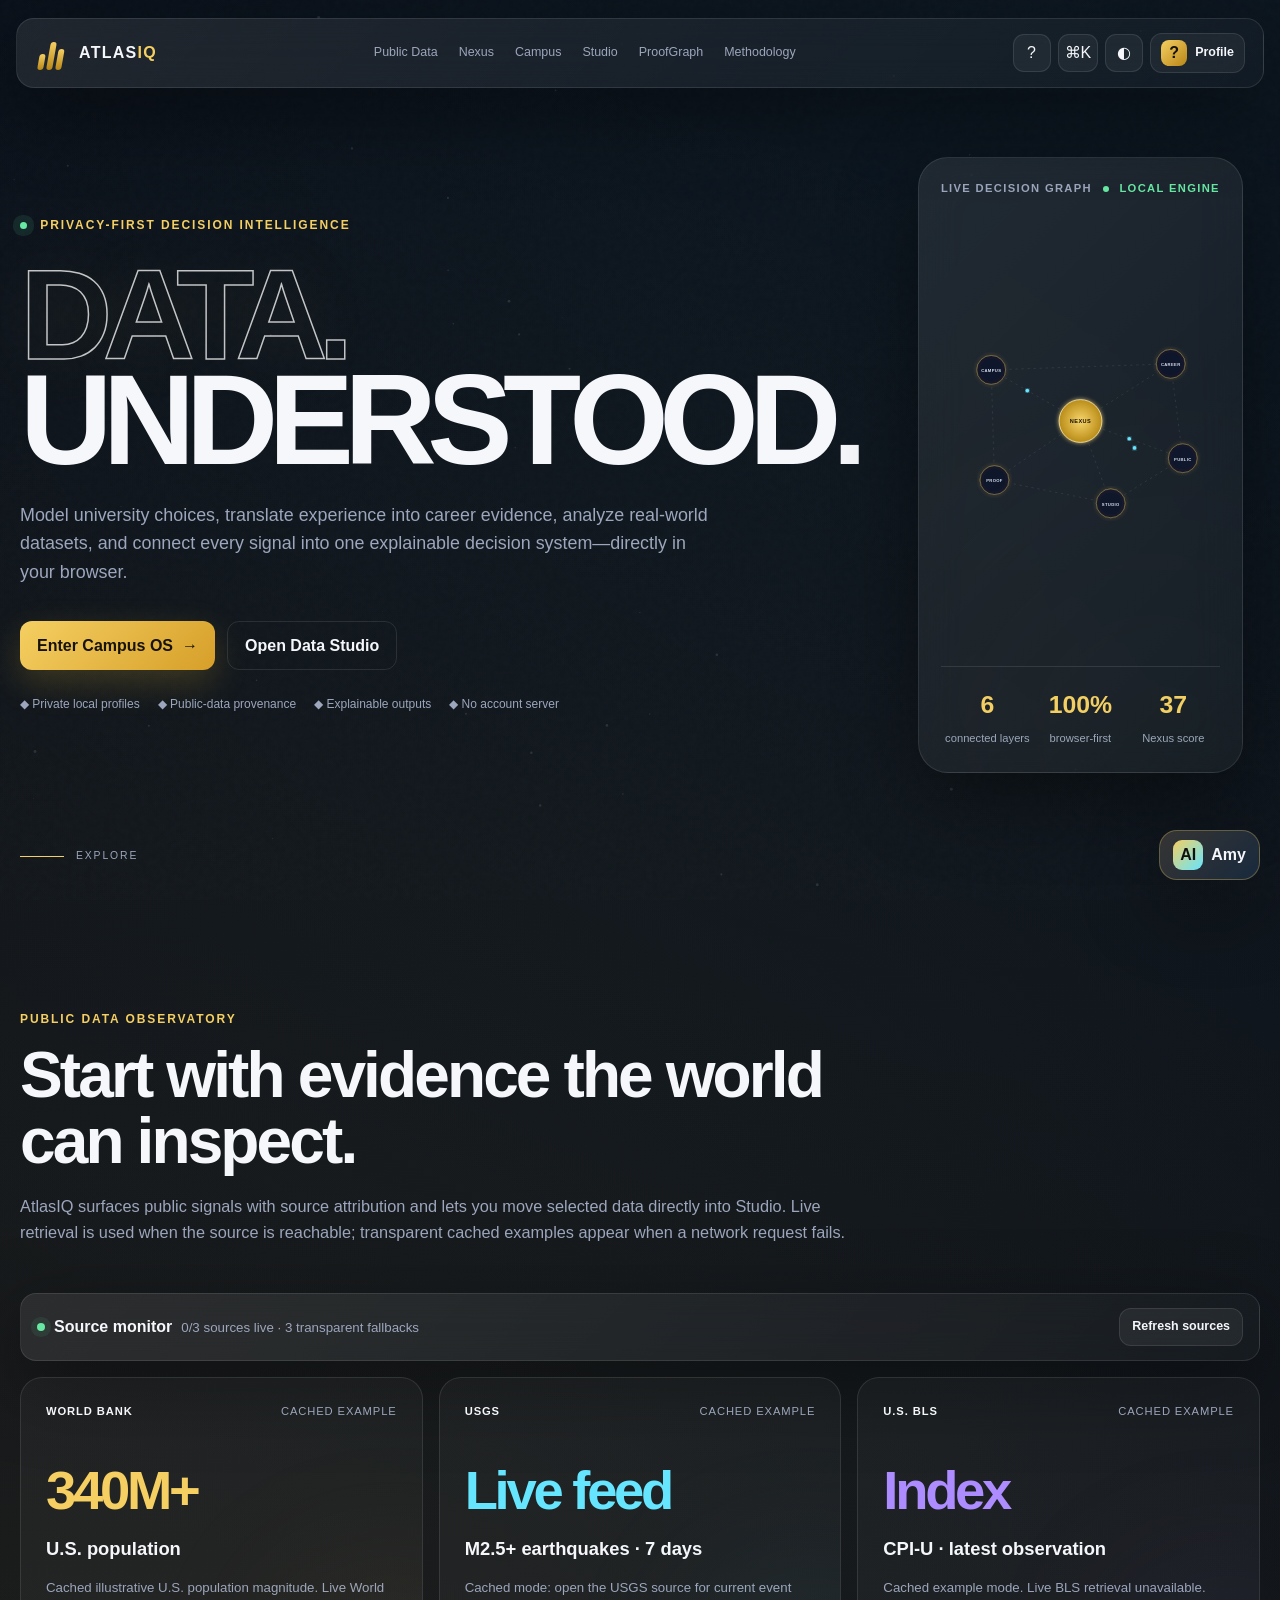
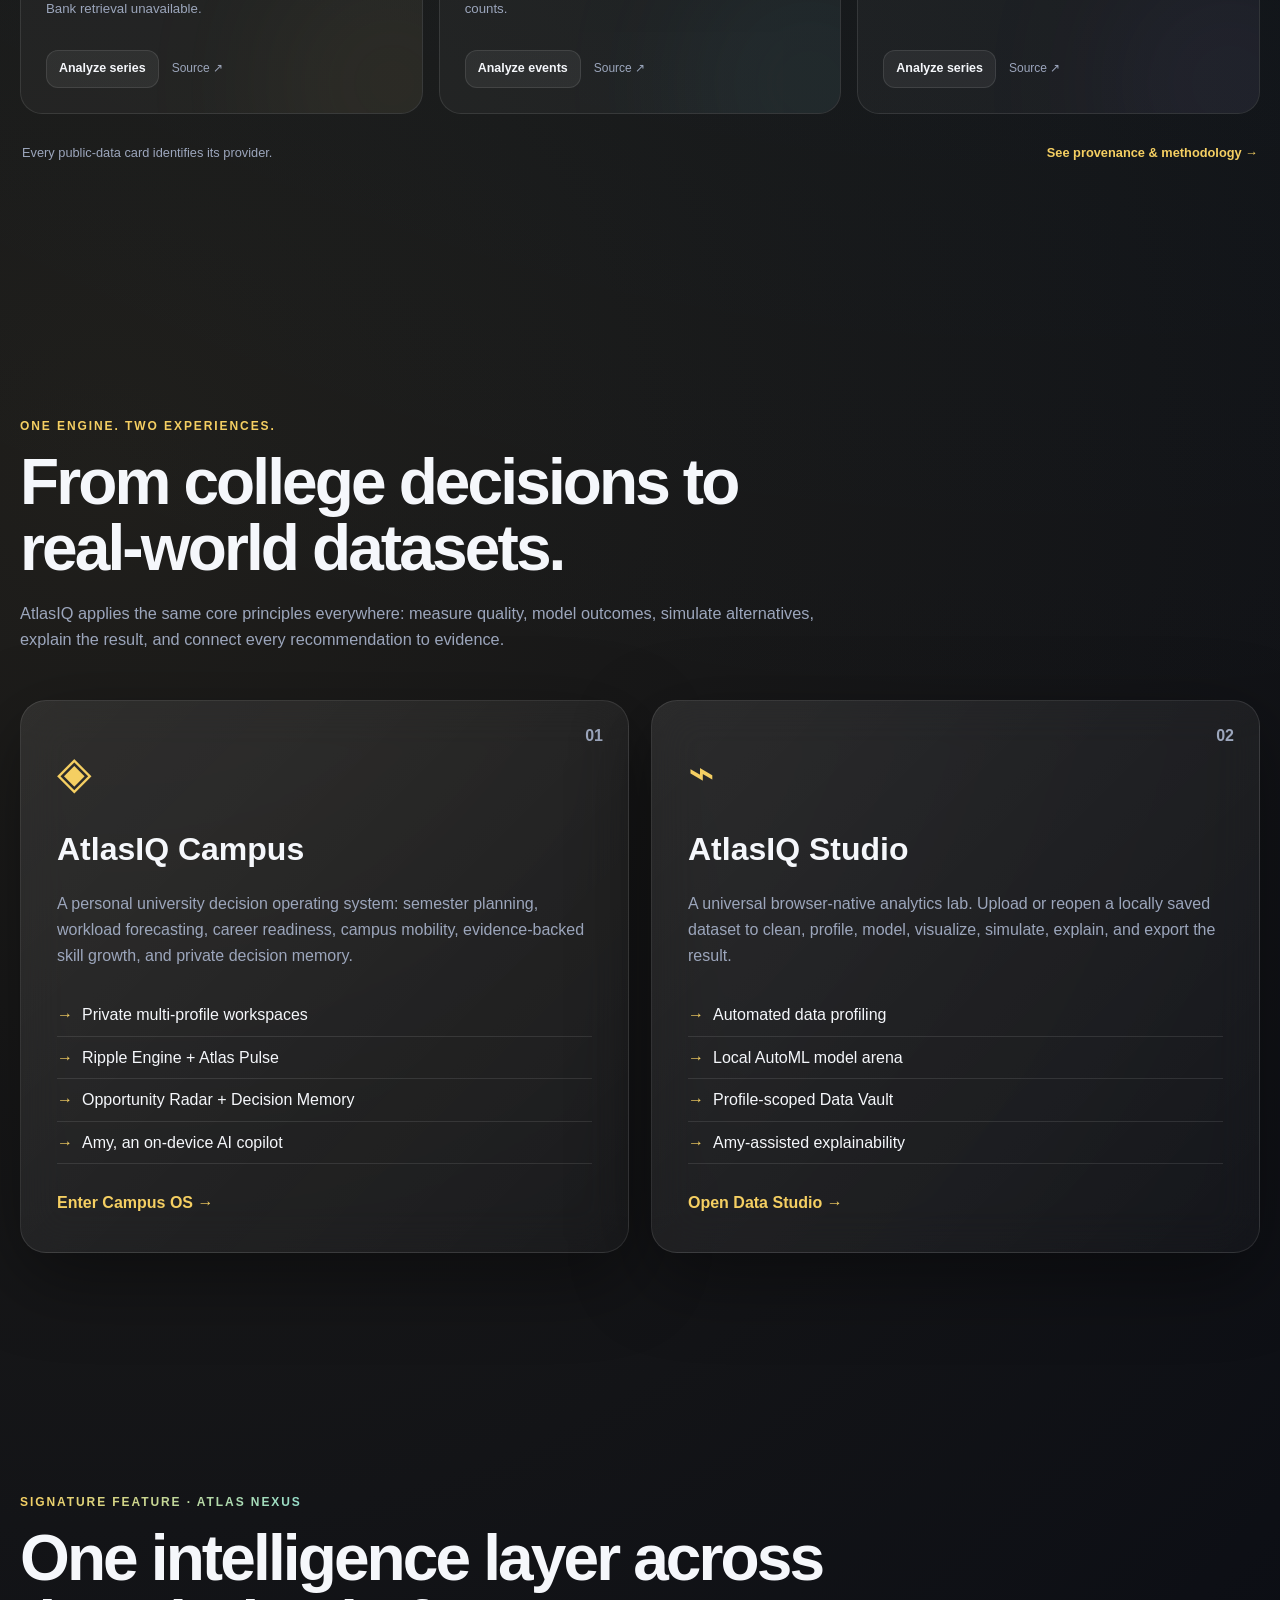
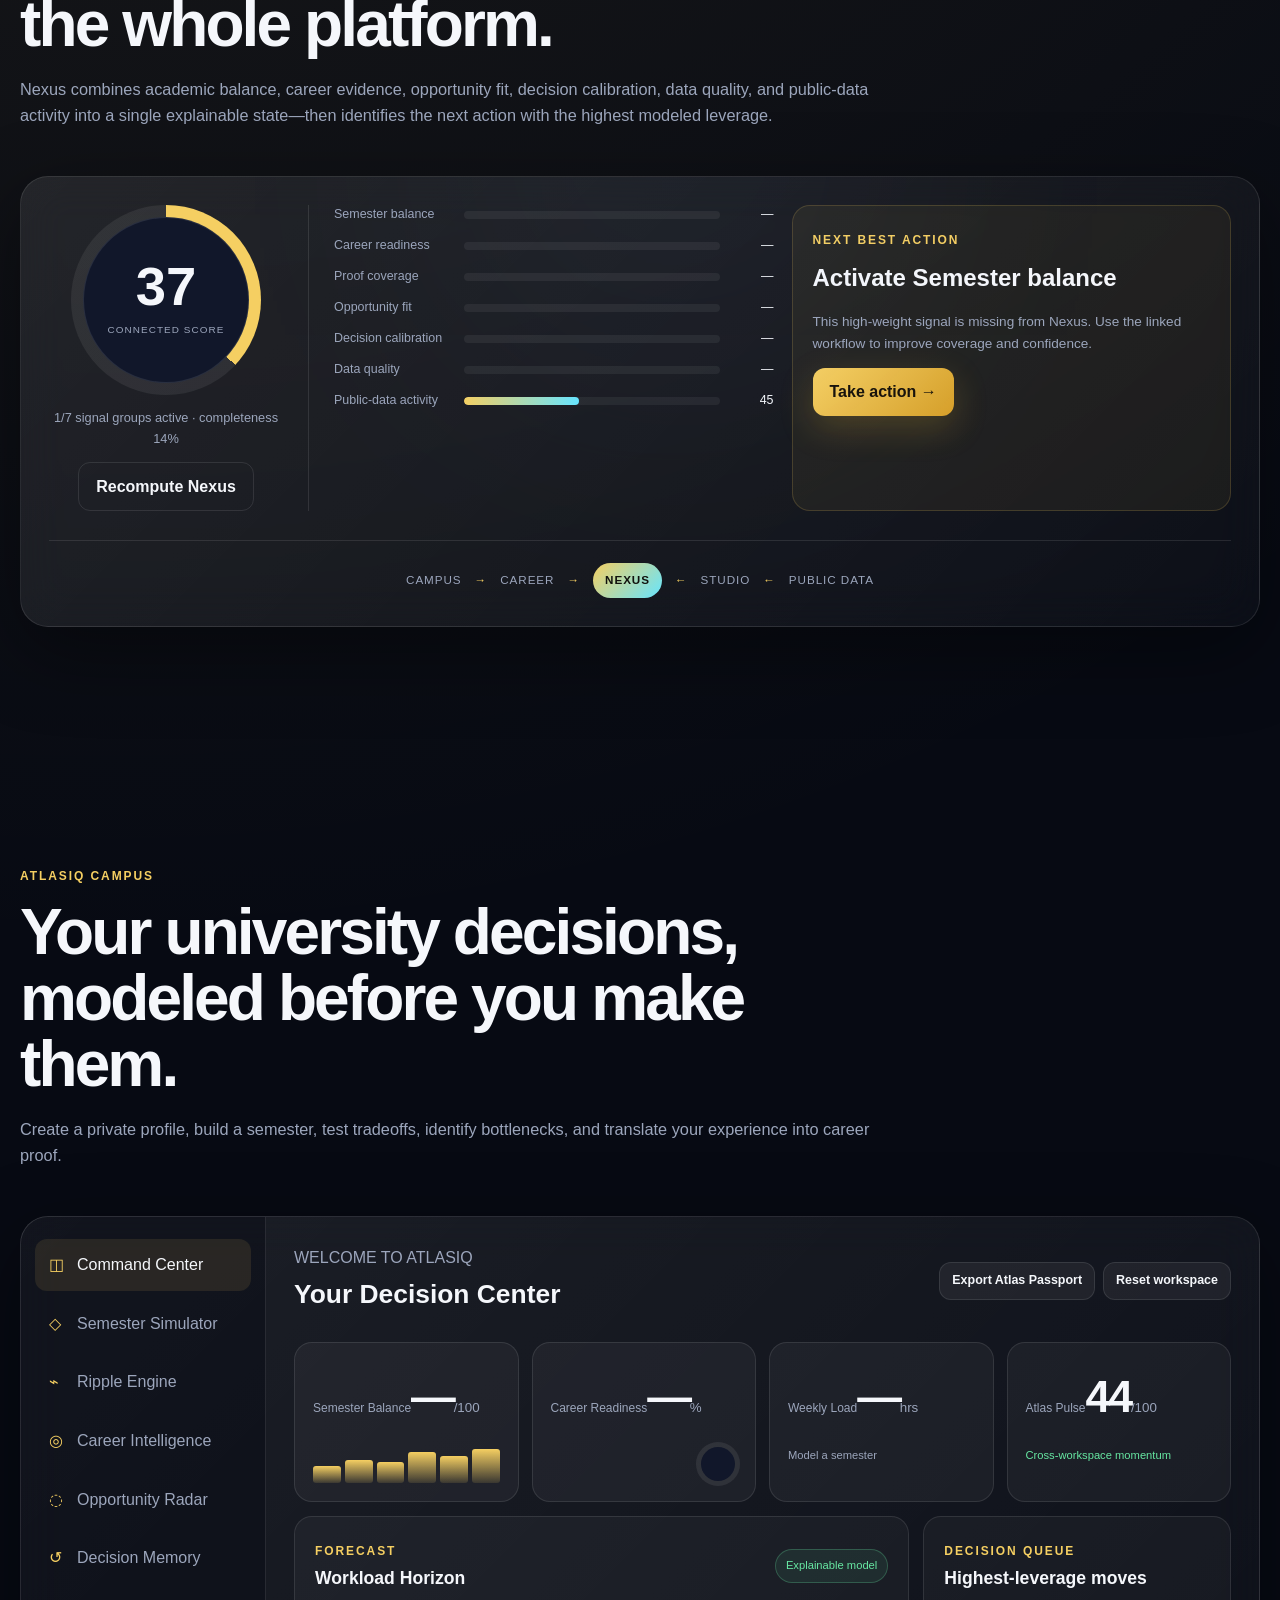
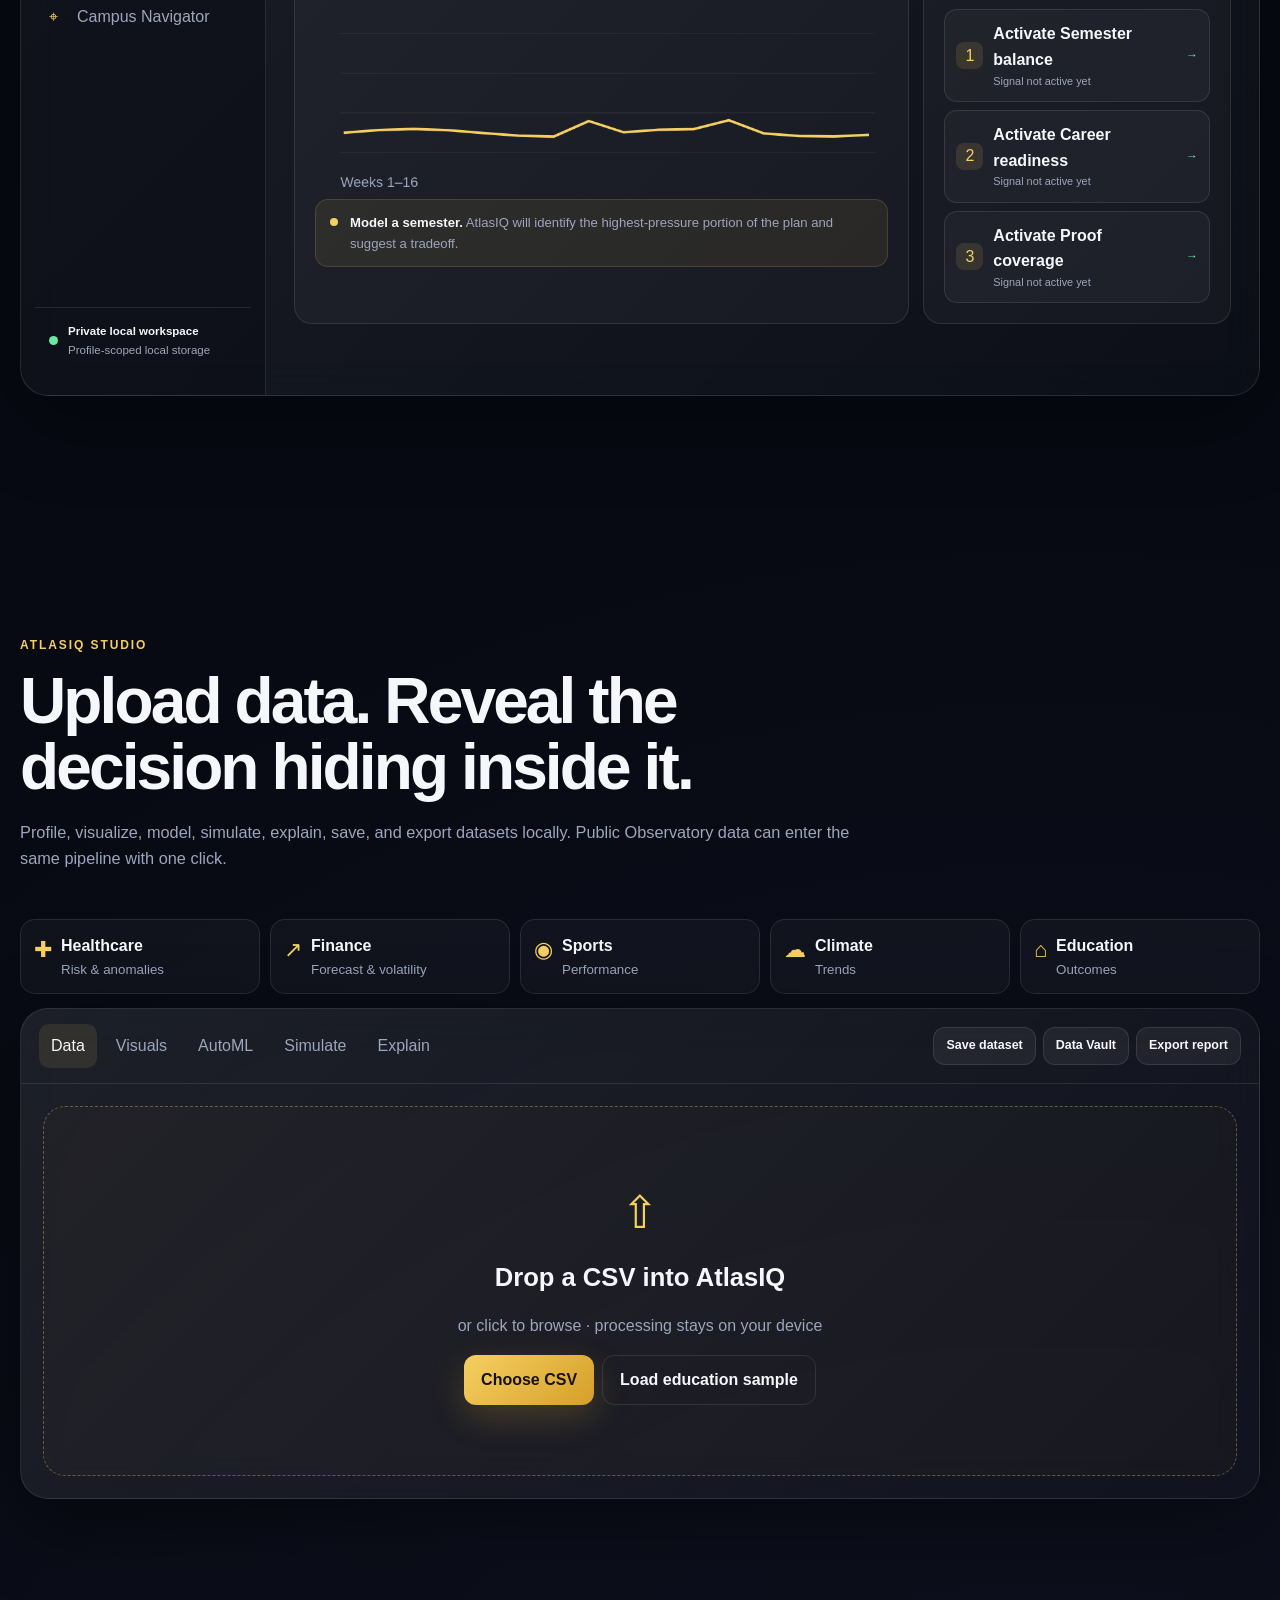
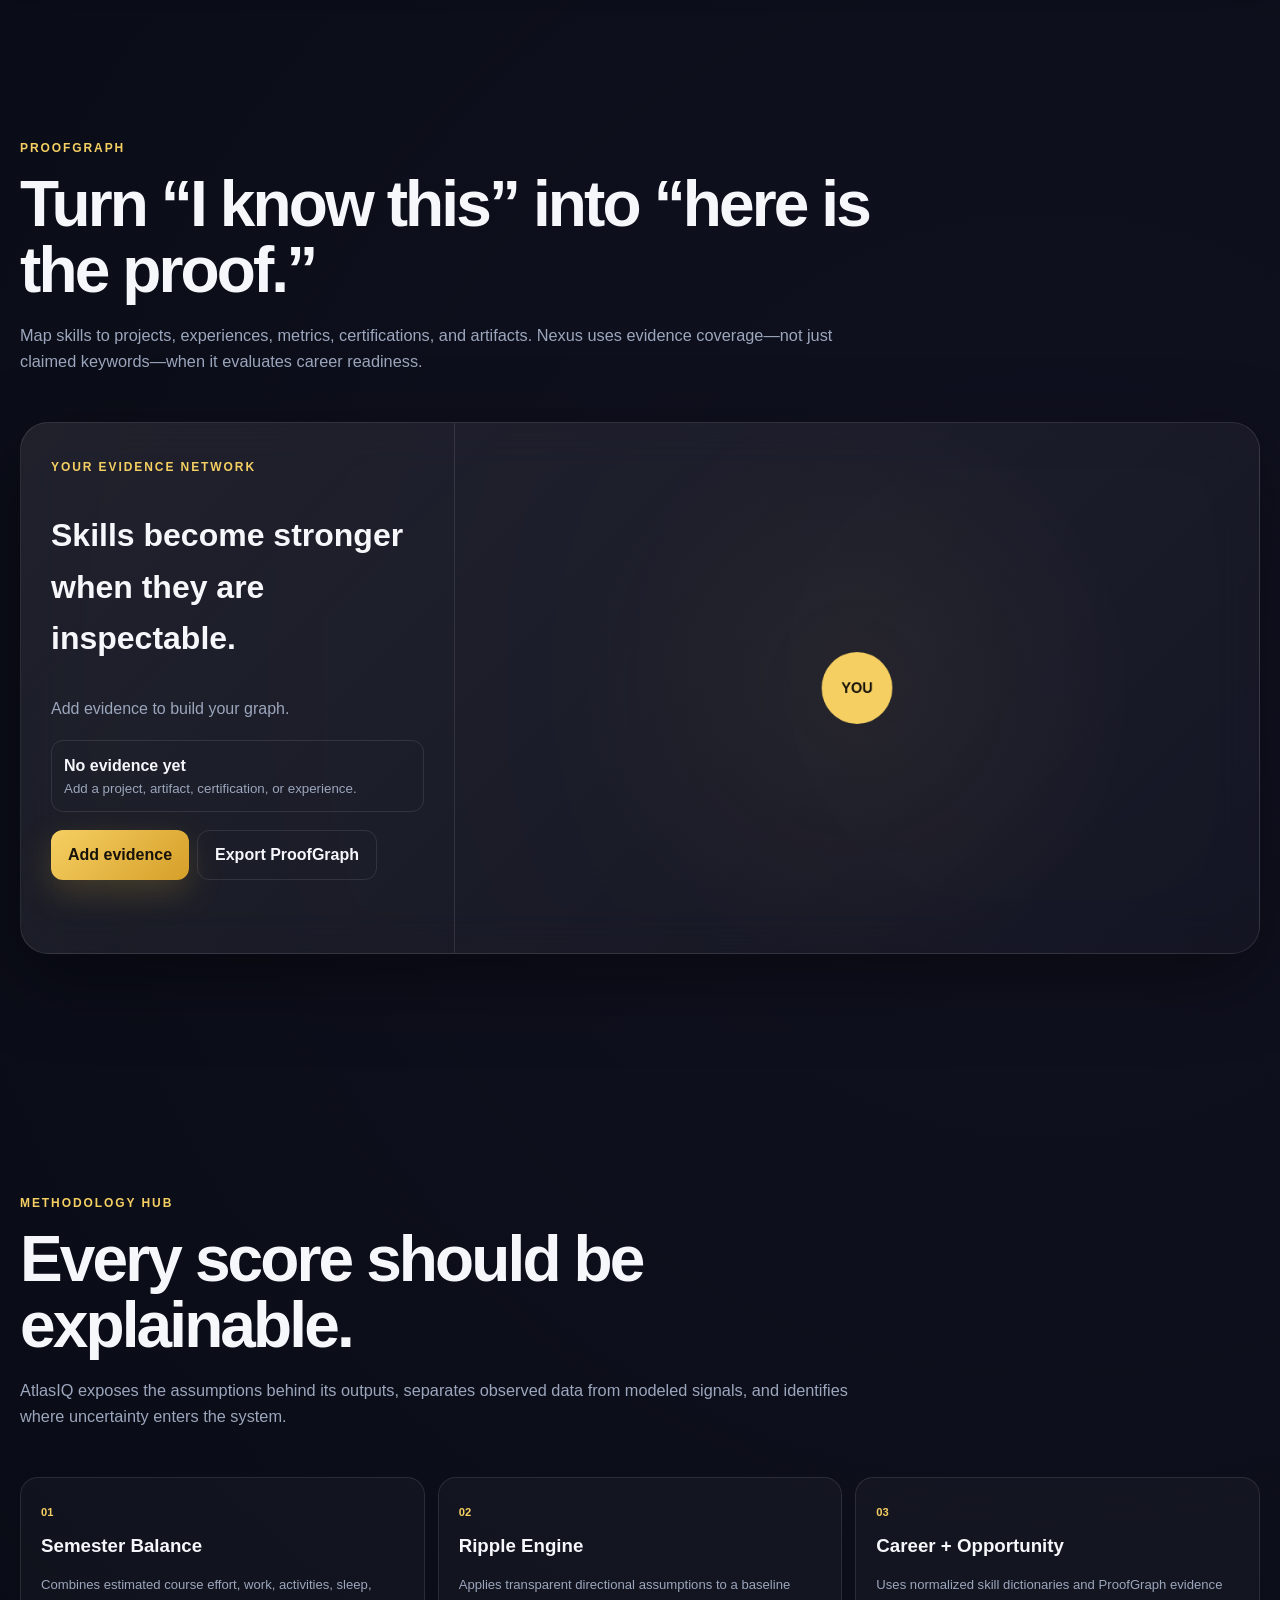
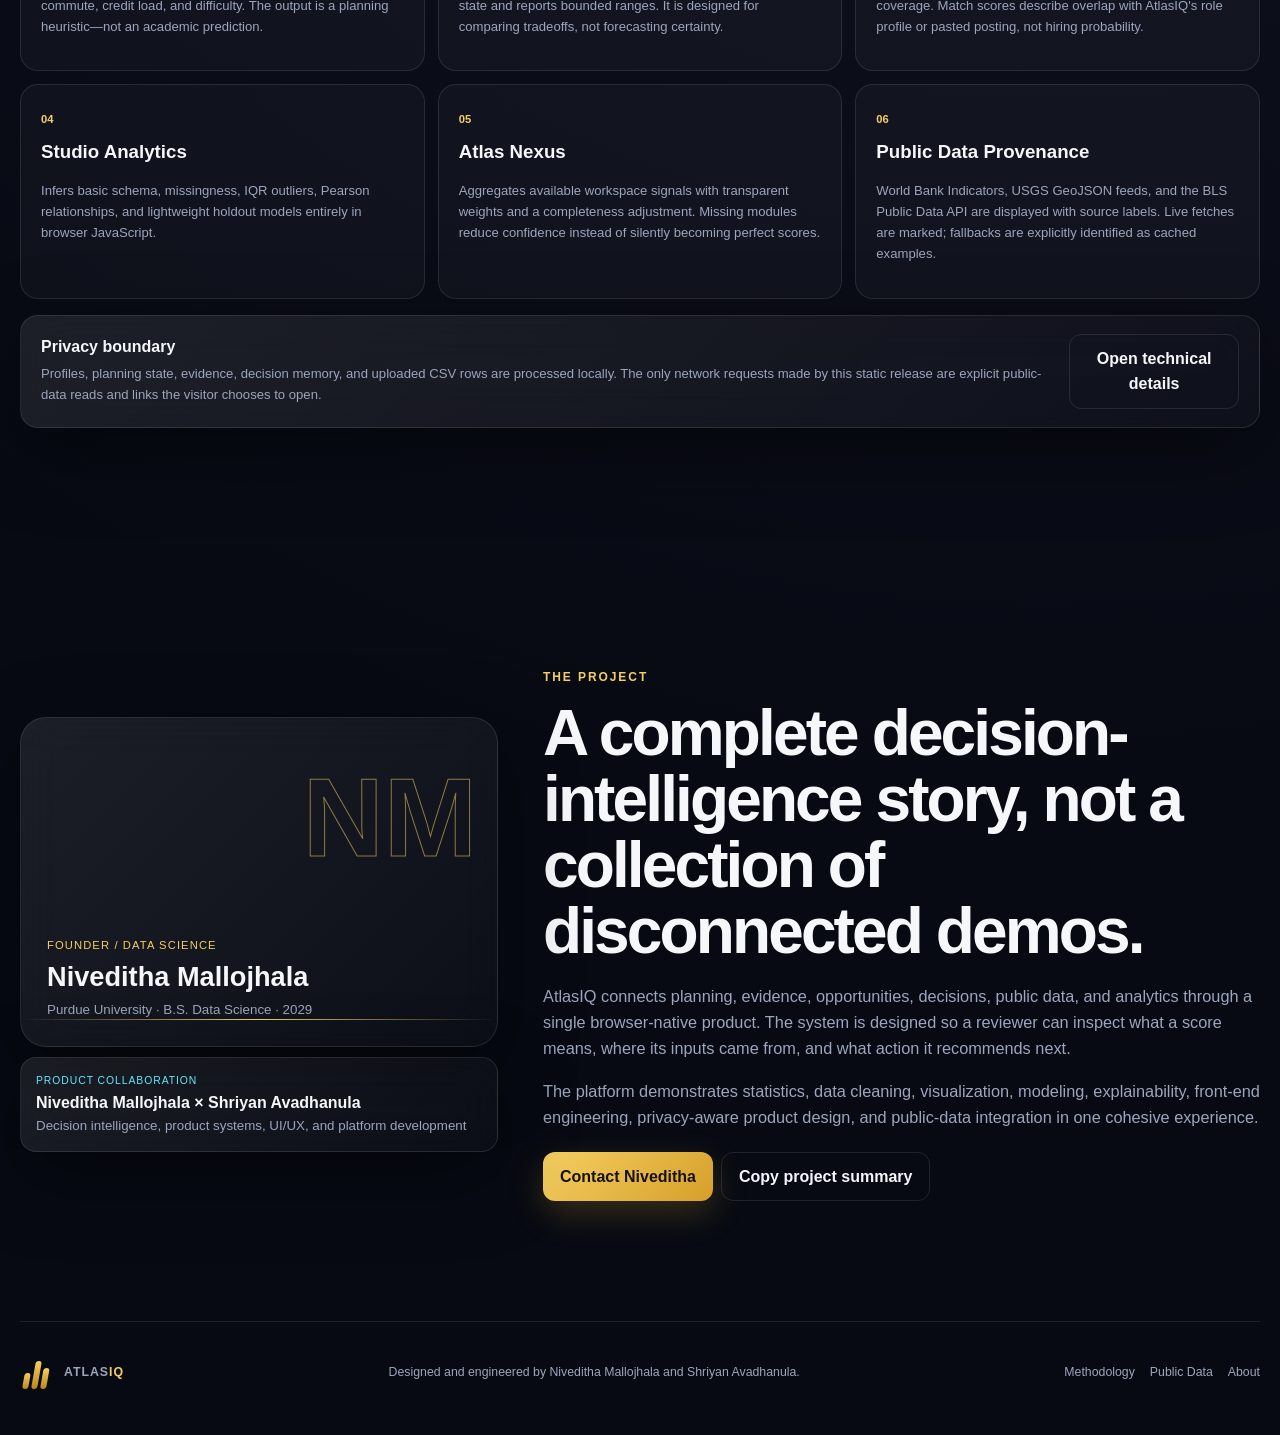
<file: index.html>
<!doctype html>
<html lang="en">
<head>
  <meta charset="utf-8" />
  <meta name="viewport" content="width=device-width,initial-scale=1" />
  <meta name="description" content="AtlasIQ is a privacy-first decision intelligence platform combining university planning, evidence-backed career intelligence, public data, and a browser-native data science studio." />
  <meta name="theme-color" content="#070a13" />
  <title>AtlasIQ — Data, Understood.</title>
  <link rel="manifest" href="manifest.webmanifest" />
  <link rel="icon" href="favicon.svg" type="image/svg+xml" />
  <link rel="stylesheet" href="styles.css" />
</head>
<body>
  <canvas id="particleCanvas" aria-hidden="true"></canvas>
  <div class="noise" aria-hidden="true"></div>

  <header class="topbar glass">
    <a class="brand" href="#home" aria-label="AtlasIQ home">
      <span class="brand-mark" aria-hidden="true"><i></i><i></i><i></i></span>
      <span>ATLAS<span>IQ</span></span>
    </a>
    <nav id="mainNav" aria-label="Primary navigation">
      <a href="#public-data">Public Data</a>
      <a href="#nexus">Nexus</a>
      <a href="#campus">Campus</a>
      <a href="#studio">Studio</a>
      <a href="#proofgraph">ProofGraph</a>
      <a href="#methodology">Methodology</a>
    </nav>
    <div class="top-actions">
      <button id="guideBtn" class="icon-btn" aria-label="Open user guide" title="Guide">?</button>
      <button id="commandBtn" class="icon-btn" aria-label="Open command palette" title="Command palette (Ctrl/Cmd + K)">⌘K</button>
      <button id="themeBtn" class="icon-btn" aria-label="Toggle color mode" title="Toggle color mode">◐</button>
      <button id="profileBtn" class="profile-btn" aria-label="Open local profile"><span id="profileAvatar">?</span><b id="profileButtonName">Profile</b></button>
    </div>
  </header>

  <main>
    <section id="home" class="hero section">
      <div class="hero-copy reveal">
        <div class="eyebrow"><span class="pulse-dot"></span> PRIVACY-FIRST DECISION INTELLIGENCE</div>
        <h1><span>DATA.</span><br />UNDERSTOOD.</h1>
        <p class="hero-sub">Model university choices, translate experience into career evidence, analyze real-world datasets, and connect every signal into one explainable decision system—directly in your browser.</p>
        <div class="hero-actions">
          <a class="button primary" href="#campus">Enter Campus OS <span>→</span></a>
          <a class="button ghost" href="#studio">Open Data Studio</a>
        </div>
        <div class="trust-row">
          <span>◆ Private local profiles</span><span>◆ Public-data provenance</span><span>◆ Explainable outputs</span><span>◆ No account server</span>
        </div>
      </div>
      <div class="hero-visual reveal" aria-label="Animated AtlasIQ decision network">
        <div class="orbital-card glass tilt-card">
          <div class="orbital-header"><span>LIVE DECISION GRAPH</span><span class="live"><i></i> LOCAL ENGINE</span></div>
          <svg class="network-svg" viewBox="0 0 600 460" role="img" aria-label="Connected decision nodes">
            <defs>
              <radialGradient id="nodeGlow"><stop offset="0" stop-color="#f8d56b"/><stop offset="1" stop-color="#b98c18"/></radialGradient>
              <filter id="glow"><feGaussianBlur stdDeviation="5" result="blur"/><feMerge><feMergeNode in="blur"/><feMergeNode in="SourceGraphic"/></feMerge></filter>
            </defs>
            <g class="edges"><path d="M300 215 L108 105"/><path d="M300 215 L494 92"/><path d="M300 215 L520 295"/><path d="M300 215 L365 392"/><path d="M300 215 L115 342"/><path d="M108 105 L494 92"/><path d="M494 92 L520 295"/><path d="M520 295 L365 392"/><path d="M365 392 L115 342"/><path d="M115 342 L108 105"/></g>
            <g class="node n-center" transform="translate(300 215)"><circle r="46"/><text y="5">NEXUS</text></g>
            <g class="node" transform="translate(108 105)"><circle r="31"/><text y="5">CAMPUS</text></g>
            <g class="node" transform="translate(494 92)"><circle r="31"/><text y="5">CAREER</text></g>
            <g class="node" transform="translate(520 295)"><circle r="31"/><text y="5">PUBLIC</text></g>
            <g class="node" transform="translate(365 392)"><circle r="31"/><text y="5">STUDIO</text></g>
            <g class="node" transform="translate(115 342)"><circle r="31"/><text y="5">PROOF</text></g>
            <circle class="packet p1" r="4"><animateMotion dur="4s" repeatCount="indefinite" path="M300 215 L108 105"/></circle>
            <circle class="packet p2" r="4"><animateMotion dur="5s" repeatCount="indefinite" path="M300 215 L520 295"/></circle>
            <circle class="packet p3" r="4"><animateMotion dur="6s" repeatCount="indefinite" path="M365 392 L494 92"/></circle>
          </svg>
          <div class="mini-metrics"><div><strong>6</strong><span>connected layers</span></div><div><strong>100%</strong><span>browser-first</span></div><div><strong id="heroNexusScore">—</strong><span>Nexus score</span></div></div>
        </div>
      </div>
      <a class="scroll-cue" href="#public-data"><span></span>EXPLORE</a>
    </section>

    <section id="public-data" class="section public-section">
      <div class="section-heading reveal">
        <div class="eyebrow">PUBLIC DATA OBSERVATORY</div>
        <h2>Start with evidence the world can inspect.</h2>
        <p>AtlasIQ surfaces public signals with source attribution and lets you move selected data directly into Studio. Live retrieval is used when the source is reachable; transparent cached examples appear when a network request fails.</p>
      </div>
      <div class="public-status glass reveal"><div><span class="status-dot"></span><b>Source monitor</b><small id="publicStatus">Loading public sources…</small></div><button id="refreshPublic" class="button tiny">Refresh sources</button></div>
      <div class="public-grid reveal">
        <article class="public-card gold-card"><div class="public-head"><span class="source-badge">WORLD BANK</span><span id="wbFreshness">loading</span></div><strong id="wbValue">—</strong><h3>U.S. population</h3><p id="wbMeta">Fetching latest available World Bank indicator observation.</p><div class="source-actions"><button class="button tiny public-to-studio" data-source="worldbank">Analyze series</button><a href="https://data.worldbank.org/indicator/SP.POP.TOTL" target="_blank" rel="noopener">Source ↗</a></div></article>
        <article class="public-card cyan-card"><div class="public-head"><span class="source-badge">USGS</span><span id="usgsFreshness">loading</span></div><strong id="usgsValue">—</strong><h3>M2.5+ earthquakes · 7 days</h3><p id="usgsMeta">Fetching the USGS GeoJSON summary feed.</p><div class="source-actions"><button class="button tiny public-to-studio" data-source="usgs">Analyze events</button><a href="https://earthquake.usgs.gov/earthquakes/feed/v1.0/geojson.php" target="_blank" rel="noopener">Source ↗</a></div></article>
        <article class="public-card purple-card"><div class="public-head"><span class="source-badge">U.S. BLS</span><span id="blsFreshness">loading</span></div><strong id="blsValue">—</strong><h3>CPI-U · latest observation</h3><p id="blsMeta">Fetching the public BLS time-series API.</p><div class="source-actions"><button class="button tiny public-to-studio" data-source="bls">Analyze series</button><a href="https://www.bls.gov/cpi/" target="_blank" rel="noopener">Source ↗</a></div></article>
      </div>
      <div class="provenance-bar reveal"><span>Every public-data card identifies its provider.</span><a href="#methodology">See provenance & methodology →</a></div>
    </section>

    <section id="platform" class="section platform-section">
      <div class="section-heading reveal">
        <div class="eyebrow">ONE ENGINE. TWO EXPERIENCES.</div>
        <h2>From college decisions to real-world datasets.</h2>
        <p>AtlasIQ applies the same core principles everywhere: measure quality, model outcomes, simulate alternatives, explain the result, and connect every recommendation to evidence.</p>
      </div>
      <div class="dual-grid">
        <article class="experience-card glass reveal">
          <div class="card-index">01</div><div class="experience-icon">◈</div><h3>AtlasIQ Campus</h3>
          <p>A personal university decision operating system: semester planning, workload forecasting, career readiness, campus mobility, evidence-backed skill growth, and private decision memory.</p>
          <ul class="feature-list"><li>Private multi-profile workspaces</li><li>Ripple Engine + Atlas Pulse</li><li>Opportunity Radar + Decision Memory</li><li>Amy, an on-device AI copilot</li></ul>
          <a href="#campus">Enter Campus OS →</a>
        </article>
        <article class="experience-card glass reveal">
          <div class="card-index">02</div><div class="experience-icon">⌁</div><h3>AtlasIQ Studio</h3>
          <p>A universal browser-native analytics lab. Upload or reopen a locally saved dataset to clean, profile, model, visualize, simulate, explain, and export the result.</p>
          <ul class="feature-list"><li>Automated data profiling</li><li>Local AutoML model arena</li><li>Profile-scoped Data Vault</li><li>Amy-assisted explainability</li></ul>
          <a href="#studio">Open Data Studio →</a>
        </article>
      </div>
    </section>

    <section id="nexus" class="section nexus-section">
      <div class="section-heading reveal"><div class="eyebrow nexus-eyebrow">SIGNATURE FEATURE · ATLAS NEXUS</div><h2>One intelligence layer across the whole platform.</h2><p>Nexus combines academic balance, career evidence, opportunity fit, decision calibration, data quality, and public-data activity into a single explainable state—then identifies the next action with the highest modeled leverage.</p></div>
      <div class="nexus-shell glass reveal">
        <div class="nexus-score-wrap"><div class="nexus-ring" id="nexusRing"><div><strong id="nexusScore">—</strong><span>CONNECTED SCORE</span></div></div><p id="nexusLabel">Build your workspace to activate Nexus.</p><button id="refreshNexus" class="button ghost">Recompute Nexus</button></div>
        <div class="nexus-main"><div class="nexus-factors" id="nexusFactors"></div><article class="next-action"><span class="kicker">NEXT BEST ACTION</span><h3 id="nexusActionTitle">Create a local profile</h3><p id="nexusActionText">Nexus will prioritize your next move as signals accumulate across AtlasIQ.</p><button id="nexusActionBtn" class="button primary">Take action →</button></article></div>
        <div class="nexus-flow" aria-label="Atlas Nexus connection flow"><span>Campus</span><i>→</i><span>Career</span><i>→</i><b>NEXUS</b><i>←</i><span>Studio</span><i>←</i><span>Public Data</span></div>
      </div>
    </section>

    <section id="campus" class="section workspace-section">
      <div class="section-heading reveal"><div class="eyebrow">ATLASIQ CAMPUS</div><h2 id="campusHeadline">Your university decisions, modeled before you make them.</h2><p id="campusSubhead">Create a private profile, build a semester, test tradeoffs, identify bottlenecks, and translate your experience into career proof.</p></div>
      <div class="workspace glass reveal">
        <aside class="workspace-nav" aria-label="Campus tools">
          <button class="workspace-tab active" data-campus-tab="overview"><span>◫</span> Command Center</button>
          <button class="workspace-tab" data-campus-tab="semester"><span>◇</span> Semester Simulator</button>
          <button class="workspace-tab" data-campus-tab="ripple"><span>⌁</span> Ripple Engine</button>
          <button class="workspace-tab" data-campus-tab="career"><span>◎</span> Career Intelligence</button>
          <button class="workspace-tab" data-campus-tab="opportunity"><span>◌</span> Opportunity Radar</button>
          <button class="workspace-tab" data-campus-tab="journal"><span>↺</span> Decision Memory</button>
          <button class="workspace-tab" data-campus-tab="navigator"><span>⌖</span> Campus Navigator</button>
          <div class="workspace-status"><i></i><div><b id="workspaceProfileLabel">Private workspace</b><span>Profile-scoped local storage</span></div></div>
        </aside>
        <div class="workspace-main">
          <section class="campus-panel active" id="campus-overview">
            <div class="panel-topline"><div><span class="muted" id="welcomeLine">Welcome</span><h3 id="decisionCenterTitle">Your Decision Center</h3></div><div class="panel-actions"><button class="button tiny" id="passportBtn">Export Atlas Passport</button><button class="button tiny" id="resetWorkspace">Reset workspace</button></div></div>
            <div class="metric-grid"><article class="metric-card"><span>Semester Balance</span><strong id="metricBalance">—</strong><small>/100</small><div class="spark"><i style="--h:45%"></i><i style="--h:62%"></i><i style="--h:55%"></i><i style="--h:84%"></i><i style="--h:72%"></i><i style="--h:90%"></i></div></article><article class="metric-card"><span>Career Readiness</span><strong id="metricCareer">—</strong><small>%</small><div class="ring-mini" id="careerMini" style="--p:0"><b></b></div></article><article class="metric-card"><span>Weekly Load</span><strong id="metricHours">—</strong><small>hrs</small><div class="trend" id="loadTrend">Model a semester</div></article><article class="metric-card"><span>Atlas Pulse</span><strong id="metricPulse">—</strong><small>/100</small><div class="trend up">Cross-workspace momentum</div></article></div>
            <div class="overview-grid"><article class="panel-card wide"><div class="card-head"><div><span class="kicker">FORECAST</span><h4>Workload Horizon</h4></div><span class="confidence">Explainable model</span></div><canvas id="workloadChart" width="900" height="310"></canvas><div class="insight-strip"><span class="alert-dot"></span><p id="workloadInsight"><b>Model a semester.</b> AtlasIQ will identify the highest-pressure portion of the plan and suggest a tradeoff.</p></div></article><article class="panel-card"><div class="card-head"><div><span class="kicker">DECISION QUEUE</span><h4>Highest-leverage moves</h4></div></div><div class="decision-list" id="decisionQueue"></div></article></div>
          </section>

          <section class="campus-panel" id="campus-semester">
            <div class="panel-topline"><div><span class="muted">MODEL A SEMESTER</span><h3>Semester Simulator</h3></div><span class="engine-chip">Explainable scoring</span></div>
            <div class="sim-layout"><div class="control-card"><label>Course catalog<select id="courseSelect"></select></label><button id="addCourseBtn" class="button primary full">Add course</button><button id="customCourseBtn" class="button ghost full">Create custom course</button><div class="selected-courses" id="selectedCourses"></div><div class="slider-stack"><label><span>Paid work / week <b id="workHoursOut">8h</b></span><input id="workHours" type="range" min="0" max="30" value="8" /></label><label><span>Clubs / week <b id="clubHoursOut">5h</b></span><input id="clubHours" type="range" min="0" max="20" value="5" /></label><label><span>Sleep / night <b id="sleepHoursOut">7.5h</b></span><input id="sleepHours" type="range" min="5" max="10" step="0.5" value="7.5" /></label><label><span>Commute / day <b id="commuteOut">25m</b></span><input id="commute" type="range" min="5" max="90" value="25" /></label></div></div><div class="sim-results"><div class="score-hero"><div class="score-ring" id="semesterRing"><div><strong id="semesterScore">—</strong><span>BALANCE</span></div></div><div><h4 id="semesterVerdict">Build a semester</h4><p id="semesterSummary">Add courses and adjust your weekly commitments.</p><div class="score-pills"><span id="creditsPill">0 credits</span><span id="loadPill">0 hrs/week</span><span id="riskPill">Not modeled</span></div></div></div><div class="factor-bars" id="factorBars"></div><div class="explain-box"><div><b>WHY THIS SCORE</b></div><p id="semesterExplain">AtlasIQ explains the factors behind every result.</p></div><div class="scenario-actions"><button class="button ghost scenario-save" data-slot="A">Save as A</button><button class="button ghost scenario-save" data-slot="B">Save as B</button><button class="button ghost scenario-save" data-slot="C">Save as C</button></div><div class="scenario-compare" id="scenarioCompare"></div></div></div>
          </section>

          <section class="campus-panel" id="campus-ripple"><div class="panel-topline"><div><span class="muted">SIGNATURE FEATURE</span><h3>Ripple Engine</h3></div><span class="engine-chip">Counterfactual simulator</span></div><p class="panel-intro">Change one decision and trace estimated downstream effects across balance, career readiness, free time, and schedule resilience. Ranges communicate uncertainty rather than pretending predictions are guarantees.</p><div class="ripple-layout"><div class="control-card"><label>Decision to test<select id="rippleDecision"><option value="course">Add a technical course</option><option value="job">Increase work hours</option><option value="club">Join a technical organization</option><option value="project">Build a deployed project</option><option value="sleep">Increase nightly sleep</option></select></label><label>Magnitude <span id="rippleValueLabel">1</span><input id="rippleMagnitude" type="range" min="1" max="5" value="1" /></label><label>Priority<select id="ripplePriority"><option value="balance">Balanced growth</option><option value="career">Internship readiness</option><option value="academic">Academic performance</option><option value="time">Protect free time</option></select></label><button id="runRipple" class="button primary full">Run counterfactual</button><div class="method-note"><b>Method</b><p>Transparent weighted assumptions with bounded uncertainty.</p></div></div><div class="ripple-stage"><div id="rippleGraph" class="ripple-graph"></div><div class="ripple-narrative" id="rippleNarrative">Run a counterfactual to reveal its modeled ripple.</div></div></div></section>

          <section class="campus-panel" id="campus-career"><div class="panel-topline"><div><span class="muted">CAREER DECISION INTELLIGENCE</span><h3>Internship Readiness + ProofGraph</h3></div><button id="copyResumeBullets" class="button tiny">Copy project bullets</button></div><div class="career-layout"><div class="control-card"><label>Target internship<select id="roleSelect"><option>Data Science Intern</option><option>Data Analyst Intern</option><option>Machine Learning Intern</option><option>Data Engineering Intern</option><option>Software Engineering Intern</option><option>Cybersecurity Intern</option></select></label><label>Your current skills<textarea id="skillsInput" rows="7" placeholder="Python, SQL, statistics, Java, communication…"></textarea></label><button id="analyzeSkills" class="button primary full">Analyze skill gap</button><p class="microcopy">Paste a resume skills section or type comma-separated skills.</p></div><div class="career-results"><div class="readiness-head"><div class="score-ring small"><div><strong id="careerScore">—</strong><span>MATCH</span></div></div><div><h4 id="careerTitle">Build your career signal</h4><p id="careerSummary">AtlasIQ compares your skills and ProofGraph evidence with a transparent role profile.</p></div></div><div class="skill-columns"><div><h5>Matched strengths</h5><div id="matchedSkills" class="tag-cloud"></div></div><div><h5>Highest-value gaps</h5><div id="missingSkills" class="tag-cloud gaps"></div></div></div><div class="roadmap" id="careerRoadmap"></div></div></div></section>

          <section class="campus-panel" id="campus-opportunity"><div class="panel-topline"><div><span class="muted">SIGNATURE FEATURE</span><h3>Opportunity Radar</h3></div><span class="engine-chip">Evidence-aware matching</span></div><p class="panel-intro">Paste an internship description. AtlasIQ extracts key signals, compares them with your profile and ProofGraph, and builds a targeted action sprint.</p><div class="opportunity-layout"><div class="control-card"><label>Opportunity name<input id="opportunityName" placeholder="Data Science Intern — Company" /></label><label>Job description<textarea id="jobDescription" rows="13" placeholder="Paste the internship description here…"></textarea></label><div class="inline-actions"><button id="loadOpportunitySample" class="button ghost">Load sample</button><button id="analyzeOpportunity" class="button primary">Analyze opportunity</button></div></div><div class="opportunity-results" id="opportunityResults"><div class="empty-state compact"><span>◌</span><h4>No opportunity analyzed</h4><p>Paste a posting to reveal match strength, proof coverage, missing signals, and the highest-impact next move.</p></div></div></div></section>

          <section class="campus-panel" id="campus-journal"><div class="panel-topline"><div><span class="muted">SIGNATURE FEATURE</span><h3>Decision Memory</h3></div><span class="engine-chip">Personal calibration loop</span></div><p class="panel-intro">Save important choices, record what AtlasIQ predicted, and return later with the real outcome.</p><div class="journal-layout"><div class="control-card"><label>Decision<input id="journalDecision" placeholder="Take a 16-credit technical semester" /></label><label>Predicted impact<input id="journalPrediction" placeholder="Career readiness +8; free time −12" /></label><label>Confidence <span id="journalConfidenceOut">70%</span><input id="journalConfidence" type="range" min="20" max="95" value="70" /></label><label>Review date<input id="journalReviewDate" type="date" /></label><label>Why this decision<textarea id="journalReason" rows="5" placeholder="Evidence, assumptions, and tradeoffs…"></textarea></label><button id="saveJournalEntry" class="button primary full">Save to Decision Memory</button></div><div class="journal-stage"><div class="calibration-grid"><article><span>Decisions logged</span><strong id="journalCount">0</strong></article><article><span>Reviewed outcomes</span><strong id="journalReviewed">0</strong></article><article><span>Calibration score</span><strong id="journalCalibration">—</strong></article></div><div id="journalTimeline" class="journal-timeline"></div></div></div></section>

          <section class="campus-panel" id="campus-navigator"><div class="panel-topline"><div><span class="muted">CAMPUS MOBILITY INTELLIGENCE</span><h3>Transition Risk Navigator</h3></div><span class="engine-chip">Campus model</span></div><div class="navigator-layout"><div class="control-card"><label>Starting building<select id="fromBuilding"></select></label><label>Destination<select id="toBuilding"></select></label><label>Minutes between classes<input id="transitionMinutes" type="number" min="5" max="60" value="15" /></label><label>Conditions<select id="weatherCondition"><option value="clear">Clear</option><option value="rain">Rain</option><option value="snow">Snow / ice</option><option value="crowded">Peak class traffic</option></select></label><button id="calculateRoute" class="button primary full">Analyze transition</button><a id="mapsLink" class="button ghost full" target="_blank" rel="noopener">Open walking directions ↗</a></div><div class="map-card"><canvas id="campusMap" width="900" height="500"></canvas><div class="route-result" id="routeResult"></div></div></div></section>
        </div>
      </div>
    </section>

    <section id="studio" class="section studio-section">
      <div class="section-heading reveal"><div class="eyebrow">ATLASIQ STUDIO</div><h2>Upload data. Reveal the decision hiding inside it.</h2><p>Profile, visualize, model, simulate, explain, save, and export datasets locally. Public Observatory data can enter the same pipeline with one click.</p></div>
      <div class="domain-row reveal" id="domainRow"><button data-domain="healthcare"><span>✚</span><b>Healthcare</b><small>Risk & anomalies</small></button><button data-domain="finance"><span>↗</span><b>Finance</b><small>Forecast & volatility</small></button><button data-domain="sports"><span>◉</span><b>Sports</b><small>Performance</small></button><button data-domain="climate"><span>☁</span><b>Climate</b><small>Trends</small></button><button data-domain="education"><span>⌂</span><b>Education</b><small>Outcomes</small></button></div>
      <div class="studio-shell glass reveal"><div class="studio-toolbar"><div class="studio-tabs"><button class="studio-tab active" data-studio-tab="data">Data</button><button class="studio-tab" data-studio-tab="visuals">Visuals</button><button class="studio-tab" data-studio-tab="automl">AutoML</button><button class="studio-tab" data-studio-tab="simulate">Simulate</button><button class="studio-tab" data-studio-tab="explain">Explain</button></div><div class="studio-actions"><button id="saveDataset" class="button tiny">Save dataset</button><button id="vaultBtn" class="button tiny">Data Vault</button><button id="exportReport" class="button tiny">Export report</button></div></div>
        <div class="studio-content">
          <section class="studio-panel active" id="studio-data"><div class="upload-zone" id="uploadZone" tabindex="0" role="button"><input id="csvInput" type="file" accept=".csv,text/csv" hidden /><div class="upload-icon">⇧</div><h3>Drop a CSV into AtlasIQ</h3><p>or click to browse · processing stays on your device</p><div class="upload-actions"><button id="browseBtn" class="button primary">Choose CSV</button><button id="loadDemoBtn" class="button ghost">Load education sample</button></div></div><div id="dataWorkspace" class="data-workspace hidden"><div class="dataset-head"><div><span class="kicker">ACTIVE DATASET</span><h3 id="datasetName">Dataset</h3><p id="datasetMeta"></p></div><button id="replaceData" class="text-btn">Replace</button></div><div class="quality-grid"><article><span>Data Quality</span><strong id="qualityScore">—</strong><small>/100</small></article><article><span>Missing Values</span><strong id="missingPercent">—</strong><small>%</small></article><article><span>Outliers</span><strong id="outlierCount">—</strong><small>flags</small></article><article><span>Strongest Relation</span><strong id="topCorrelation">—</strong><small id="topCorrelationLabel">pair</small></article></div><div class="profile-layout"><div class="table-wrap"><table id="dataPreview"><thead></thead><tbody></tbody></table></div><div class="column-profile"><div class="card-head"><div><span class="kicker">SCHEMA</span><h4>Column Intelligence</h4></div></div><div id="columnList"></div></div></div><div class="ai-summary"><div class="ai-avatar">AI</div><div><span>ATLASIQ SYNTHESIS</span><p id="aiSummaryText"></p></div></div></div></section>
          <section class="studio-panel" id="studio-visuals"><div class="visual-toolbar"><label>X / category<select id="xColumn"></select></label><label>Y / value<select id="yColumn"></select></label><label>Chart<select id="chartType"><option value="scatter">Scatter</option><option value="line">Line</option><option value="bar">Bar</option><option value="hist">Histogram</option></select></label><button id="renderChart" class="button primary">Render</button></div><div class="visual-grid"><article class="viz-card"><div class="card-head"><div><span class="kicker">INTERACTIVE VIEW</span><h4 id="mainChartTitle">Select columns</h4></div><button id="downloadChart" class="text-btn">Save PNG</button></div><canvas id="mainChart" width="1000" height="500"></canvas></article><article class="viz-card"><div class="card-head"><div><span class="kicker">RELATIONSHIPS</span><h4>Correlation Map</h4></div></div><canvas id="corrCanvas" width="620" height="500"></canvas></article></div></section>
          <section class="studio-panel" id="studio-automl"><div class="automl-top"><div><span class="kicker">BROWSER-NATIVE MODEL ARENA</span><h3>Automatic model comparison</h3><p>Choose a target. AtlasIQ detects regression or classification, compares lightweight local models on a deterministic holdout, and explains the winner.</p></div><div class="automl-controls"><label>Target<select id="targetColumn"></select></label><button id="runAutoML" class="button primary">Run AutoML</button></div></div><div id="modelEmpty" class="empty-state"><span>⌁</span><h4>No experiment yet</h4><p>Load a dataset, choose a target, and run the model arena.</p></div><div id="modelResults" class="hidden"><div class="winner-banner"><div><span>WINNING MODEL</span><h3 id="winningModel">—</h3><p id="winningExplanation"></p></div><div class="winner-score"><strong id="winningScore">—</strong><span id="winningMetric">score</span></div></div><div class="model-grid" id="modelGrid"></div><div class="importance-layout"><article><div class="card-head"><div><span class="kicker">EXPLAINABILITY</span><h4>Feature influence</h4></div></div><div id="featureImportance" class="factor-bars"></div></article><article class="explain-box"><div><b>WHY THIS MODEL</b></div><p id="modelWhy"></p><a href="#methodology" class="button ghost full">Read methodology</a></article></div></div></section>
          <section class="studio-panel" id="studio-simulate"><div class="simulator-studio"><div class="control-card"><span class="kicker">WHAT-IF ENGINE</span><h3>Change an input. Watch the outcome move.</h3><label>Outcome<select id="simTarget"></select></label><label>Driver<select id="simFeature"></select></label><label>Adjustment <span id="simAdjustmentOut">+20%</span><input id="simAdjustment" type="range" min="-50" max="50" value="20" /></label><button id="runDataSimulation" class="button primary full">Simulate decision</button></div><div class="simulation-output"><div class="before-after"><div><span>BASELINE</span><strong id="baselineOutcome">—</strong></div><div class="arrow-flow">→</div><div><span>SIMULATED</span><strong id="simulatedOutcome">—</strong></div></div><canvas id="simulationChart" width="900" height="420"></canvas><div id="simulationNarrative" class="insight-strip"><p>Run a simulation after loading a numeric dataset.</p></div></div></div></section>
          <section class="studio-panel" id="studio-explain"><div class="explain-layout"><div class="chat-card"><div class="chat-head"><div class="ai-avatar">AI</div><div><b>AtlasIQ Analyst</b><span>Local conversational layer</span></div><i></i></div><div class="chat-messages" id="chatMessages"><div class="message ai">Load a dataset, then ask about quality, missing values, outliers, correlations, modeling, or preprocessing.</div></div><div class="suggestion-chips"><button>What stands out?</button><button>Which variables matter most?</button><button>Recommend preprocessing</button><button>Explain the model</button></div><form id="chatForm"><input id="chatInput" autocomplete="off" placeholder="Ask a question about your data…" /><button class="button primary">Ask</button></form></div><div class="explain-side"><article><span class="kicker">MODEL CARD</span><h4>Responsible Intelligence</h4><div class="responsible-list"><div><i>✓</i><span><b>Local processing</b><small>Uploaded rows stay in your browser.</small></span></div><div><i>✓</i><span><b>Uncertainty shown</b><small>Predictions are estimates.</small></span></div><div><i>✓</i><span><b>Human-readable logic</b><small>Scores include explanations.</small></span></div><div><i>!</i><span><b>Decision aid</b><small>Not professional or clinical advice.</small></span></div></div></article><article><span class="kicker">PREPROCESSING PLAN</span><div id="preprocessingPlan">Load a dataset to generate a plan.</div></article></div></div></section>
        </div>
      </div>
    </section>

    <section id="proofgraph" class="section proof-section"><div class="section-heading reveal"><div class="eyebrow">PROOFGRAPH</div><h2>Turn “I know this” into “here is the proof.”</h2><p>Map skills to projects, experiences, metrics, certifications, and artifacts. Nexus uses evidence coverage—not just claimed keywords—when it evaluates career readiness.</p></div><div class="proof-layout glass reveal"><div class="proof-copy"><span class="kicker">YOUR EVIDENCE NETWORK</span><h3>Skills become stronger when they are inspectable.</h3><p id="proofDescription">Add evidence to build your graph.</p><div id="proofEvidence" class="proof-evidence"></div><div class="proof-actions"><button id="addEvidenceBtn" class="button primary">Add evidence</button><button id="exportProof" class="button ghost">Export ProofGraph</button></div></div><div class="proof-canvas-wrap"><canvas id="proofCanvas" width="1000" height="650"></canvas></div></div></section>

    <section id="methodology" class="section methodology-section"><div class="section-heading reveal"><div class="eyebrow">METHODOLOGY HUB</div><h2>Every score should be explainable.</h2><p>AtlasIQ exposes the assumptions behind its outputs, separates observed data from modeled signals, and identifies where uncertainty enters the system.</p></div><div class="method-grid reveal"><article><span>01</span><h3>Semester Balance</h3><p>Combines estimated course effort, work, activities, sleep, commute, credit load, and difficulty. The output is a planning heuristic—not an academic prediction.</p></article><article><span>02</span><h3>Ripple Engine</h3><p>Applies transparent directional assumptions to a baseline state and reports bounded ranges. It is designed for comparing tradeoffs, not forecasting certainty.</p></article><article><span>03</span><h3>Career + Opportunity</h3><p>Uses normalized skill dictionaries and ProofGraph evidence coverage. Match scores describe overlap with AtlasIQ's role profile or pasted posting, not hiring probability.</p></article><article><span>04</span><h3>Studio Analytics</h3><p>Infers basic schema, missingness, IQR outliers, Pearson relationships, and lightweight holdout models entirely in browser JavaScript.</p></article><article><span>05</span><h3>Atlas Nexus</h3><p>Aggregates available workspace signals with transparent weights and a completeness adjustment. Missing modules reduce confidence instead of silently becoming perfect scores.</p></article><article><span>06</span><h3>Public Data Provenance</h3><p>World Bank Indicators, USGS GeoJSON feeds, and the BLS Public Data API are displayed with source labels. Live fetches are marked; fallbacks are explicitly identified as cached examples.</p></article></div><div class="method-callout glass reveal"><div><b>Privacy boundary</b><p>Profiles, planning state, evidence, decision memory, and uploaded CSV rows are processed locally. The only network requests made by this static release are explicit public-data reads and links the visitor chooses to open.</p></div><button id="methodDetailsBtn" class="button ghost">Open technical details</button></div></section>

    <section id="about" class="section about-section"><div class="about-grid"><div class="founder-visual reveal"><div class="portrait-card glass"><div class="monogram">NM</div><div class="portrait-data"><span>FOUNDER / DATA SCIENCE</span><b>Niveditha Mallojhala</b><small>Purdue University · B.S. Data Science · 2029</small></div><div class="scan-line"></div></div><div class="collab-badge glass"><span>PRODUCT COLLABORATION</span><b>Niveditha Mallojhala × Shriyan Avadhanula</b><small>Decision intelligence, product systems, UI/UX, and platform development</small></div></div><div class="about-copy reveal"><div class="eyebrow">THE PROJECT</div><h2>A complete decision-intelligence story, not a collection of disconnected demos.</h2><p>AtlasIQ connects planning, evidence, opportunities, decisions, public data, and analytics through a single browser-native product. The system is designed so a reviewer can inspect what a score means, where its inputs came from, and what action it recommends next.</p><p>The platform demonstrates statistics, data cleaning, visualization, modeling, explainability, front-end engineering, privacy-aware product design, and public-data integration in one cohesive experience.</p><div class="about-links"><a class="button primary" href="mailto:niveditha.mallojhala@gmail.com">Contact Niveditha</a><button id="copyProjectSummary" class="button ghost">Copy project summary</button></div></div></div></section>
  </main>

  <footer><a class="brand" href="#home"><span class="brand-mark"><i></i><i></i><i></i></span><span>ATLAS<span>IQ</span></span></a><p>Designed and engineered by Niveditha Mallojhala and Shriyan Avadhanula.</p><div><a href="#methodology">Methodology</a><a href="#public-data">Public Data</a><a href="#about">About</a></div></footer>

  <button id="amyFab" class="amy-fab" aria-label="Open Amy"><span>AI</span><b>Amy</b></button>
  <aside id="amyPanel" class="amy-panel glass" aria-hidden="true"><div class="amy-head"><div><span class="ai-avatar">AI</span><div><b>Amy · Atlas AI</b><small>On-device decision copilot</small></div></div><button id="amyClose" class="icon-btn">×</button></div><div id="amyMessages" class="amy-messages"><div class="message ai">Ask me what to do next, explain your Nexus score, or help navigate AtlasIQ.</div></div><div class="suggestion-chips"><button>What should I do next?</button><button>Explain my Nexus score</button><button>Where should I start?</button></div><form id="amyForm"><input id="amyInput" autocomplete="off" placeholder="Ask Amy…" /><button class="button primary">Send</button></form></aside>

  <div id="toast" role="status" aria-live="polite"></div>
  <div id="commandPalette" class="modal" aria-hidden="true"><div class="modal-backdrop"></div><div class="command-box glass"><div class="command-search"><span>⌘</span><input id="commandInput" placeholder="Jump to a feature…" autocomplete="off" /><kbd>ESC</kbd></div><div id="commandResults"></div></div></div>
  <div id="guideModal" class="modal" aria-hidden="true"><div class="modal-backdrop"></div><div class="guide-box glass"><button class="modal-close">×</button><span class="eyebrow">ATLASIQ GUIDE</span><h3>What do you want to accomplish?</h3><p>Choose an outcome and AtlasIQ will take you to the right workflow.</p><div class="guide-grid"><button data-guide-target="campus:semester"><span>01</span><b>Plan a semester</b><small>Courses → load → scenarios</small></button><button data-guide-target="campus:ripple"><span>02</span><b>Test a decision</b><small>Counterfactual → ripple → tradeoff</small></button><button data-guide-target="campus:opportunity"><span>03</span><b>Target an internship</b><small>Posting → proof coverage → sprint</small></button><button data-guide-target="studio:data"><span>04</span><b>Analyze data</b><small>Upload → profile → model → explain</small></button><button data-guide-target="public-data"><span>05</span><b>Explore public data</b><small>Source → provenance → Studio</small></button><button data-guide-target="nexus"><span>06</span><b>See the big picture</b><small>Signals → Nexus → next action</small></button></div><div class="guide-tip"><b>Tip:</b> Press <kbd>Ctrl/Cmd + K</kbd> anywhere to jump directly to a feature.</div></div></div>
  <div id="profileModal" class="modal" aria-hidden="true"><div class="modal-backdrop"></div><div class="profile-box glass"><button class="modal-close">×</button><div class="profile-modal-head"><div><span class="eyebrow">PRIVATE LOCAL WORKSPACE</span><h3>Make AtlasIQ yours.</h3><p>Your profile stays in this browser and personalizes Campus, ProofGraph, Nexus, Amy, and Studio.</p></div><div class="privacy-seal">LOCAL<br><b>ONLY</b></div></div><form id="profileForm" class="profile-form"><label>Name<input id="profileName" required maxlength="60" placeholder="Your name" /></label><div class="two-fields"><label>University<input id="profileUniversity" maxlength="80" placeholder="Your university" /></label><label>Graduation year<input id="profileGradYear" type="number" min="2026" max="2040" placeholder="2029" /></label></div><label>Major / program<input id="profileMajor" maxlength="100" placeholder="Data Science" /></label><label>Target role<input id="profileGoal" maxlength="100" placeholder="Data Science Intern" /></label><label>Skills<textarea id="profileSkills" rows="4" placeholder="Python, SQL, statistics, communication…"></textarea></label><div class="inline-actions"><button class="button primary" type="submit">Save private profile</button><button class="button danger" type="button" id="deleteProfileBtn">Delete local profile</button></div></form></div></div>
  <div id="evidenceModal" class="modal" aria-hidden="true"><div class="modal-backdrop"></div><div class="method-box glass"><button class="modal-close">×</button><span class="eyebrow">PROOFGRAPH BUILDER</span><h3>Add evidence, not just keywords.</h3><form id="evidenceForm" class="stack-form"><label>Skill or strength<input id="evidenceSkill" required placeholder="Machine Learning" /></label><label>Concrete proof<textarea id="evidenceDetail" required rows="4" placeholder="Built a classification pipeline evaluated on a held-out test set…"></textarea></label><label>Evidence type<select id="evidenceType"><option>Project</option><option>Coursework</option><option>Work experience</option><option>Leadership</option><option>Certification</option><option>Artifact</option></select></label><button class="button primary full">Add to ProofGraph</button></form></div></div>
  <div id="customCourseModal" class="modal" aria-hidden="true"><div class="modal-backdrop"></div><div class="method-box glass"><button class="modal-close">×</button><span class="eyebrow">CUSTOM COURSE</span><h3>Add any class.</h3><form id="customCourseForm" class="stack-form"><div class="two-fields"><label>Course code<input id="customCourseCode" required placeholder="CS 101" /></label><label>Credits<input id="customCourseCredits" type="number" min="0" max="8" step="0.5" value="3" /></label></div><label>Course name<input id="customCourseName" required placeholder="Introduction to Computing" /></label><div class="two-fields"><label>Hours per week<input id="customCourseHours" type="number" min="1" max="30" value="8" /></label><label>Difficulty (1–5)<input id="customCourseDifficulty" type="number" min="1" max="5" step="0.1" value="3" /></label></div><label>Career relevance (1–10)<input id="customCourseCareer" type="number" min="1" max="10" value="6" /></label><button class="button primary full">Add course locally</button></form></div></div>
  <div id="vaultModal" class="modal" aria-hidden="true"><div class="modal-backdrop"></div><div class="vault-box glass"><button class="modal-close">×</button><span class="eyebrow">LOCAL DATA VAULT</span><h3>Saved datasets on this device.</h3><p>Rows are stored in IndexedDB and associated with your local profile.</p><div id="vaultList" class="vault-list"></div></div></div>
  <div id="technicalModal" class="modal" aria-hidden="true"><div class="modal-backdrop"></div><div class="technical-box glass"><button class="modal-close">×</button><span class="eyebrow">TECHNICAL METHODOLOGY</span><h3>How this static release works</h3><div class="technical-copy"><p><b>Semester:</b> weighted load heuristic using course hours/difficulty, outside commitments, sleep, credits, and commute. The model is transparent and comparative.</p><p><b>Career:</b> normalized skills are compared with role-specific dictionaries; ProofGraph evidence contributes to confidence.</p><p><b>Studio:</b> schema inference, missingness, IQR outlier flags, Pearson correlation, simple local baselines, linear regression, and nearest-neighbor models. A deterministic holdout is used for quick browser evaluation.</p><p><b>Nexus:</b> available module scores are normalized to 0–100 and combined with explicit weights; completeness reduces confidence when modules have not been used.</p><p><b>Public data:</b> browser fetches target official public endpoints. When a live request fails, the interface states that it is showing a cached example instead.</p></div></div></div>
  <div id="passportModal" class="modal" aria-hidden="true"><div class="modal-backdrop"></div><div class="passport-box glass"><button class="modal-close">×</button><span class="eyebrow">ATLAS PASSPORT</span><h3>Your portable decision-intelligence snapshot.</h3><div id="passportPreview" class="passport-preview"></div><button id="downloadPassport" class="button primary">Download snapshot</button></div></div>

  <script src="app.js" defer></script>
</body>
</html>
</file>
<file: styles.css>
:root{
  --bg:#070a13;--bg2:#0c1020;--panel:rgba(17,22,40,.74);--panel-solid:#11172a;--text:#f5f7fb;--muted:#9ca6bc;
  --line:rgba(255,255,255,.10);--gold:#f5cf62;--gold2:#b98717;--cyan:#66e5ff;--purple:#ad8cff;--green:#67e8a3;--red:#ff7d8d;
  --shadow:0 24px 80px rgba(0,0,0,.42);--radius:24px;--radius-sm:14px;--max:1280px
}
:root.light{--bg:#f1f3f8;--bg2:#e8ecf5;--panel:rgba(255,255,255,.82);--panel-solid:#fff;--text:#101522;--muted:#596176;--line:rgba(20,30,50,.12);--shadow:0 24px 70px rgba(45,55,85,.16)}
*{box-sizing:border-box}html{scroll-behavior:smooth}body{margin:0;background:radial-gradient(circle at 80% 0%,rgba(102,229,255,.06),transparent 25%),radial-gradient(circle at 8% 22%,rgba(245,207,98,.10),transparent 28%),radial-gradient(circle at 82% 75%,rgba(173,140,255,.06),transparent 25%),var(--bg);color:var(--text);font-family:Inter,ui-sans-serif,-apple-system,BlinkMacSystemFont,"Segoe UI",sans-serif;line-height:1.6;overflow-x:hidden}
button,input,select,textarea{font:inherit}button,a{color:inherit}a{text-decoration:none}button{cursor:pointer}canvas{max-width:100%}.hidden{display:none!important}.muted{color:var(--muted)}
#particleCanvas{position:fixed;inset:0;width:100%;height:100%;z-index:-2;opacity:.55}.noise{position:fixed;inset:0;z-index:-1;pointer-events:none;opacity:.035;background-image:url("data:image/svg+xml,%3Csvg viewBox='0 0 160 160' xmlns='http://www.w3.org/2000/svg'%3E%3Cfilter id='n'%3E%3CfeTurbulence type='fractalNoise' baseFrequency='.9' numOctaves='4' stitchTiles='stitch'/%3E%3C/filter%3E%3Crect width='100%25' height='100%25' filter='url(%23n)' opacity='.55'/%3E%3C/svg%3E")}.glass{background:linear-gradient(135deg,rgba(255,255,255,.085),rgba(255,255,255,.025));border:1px solid var(--line);box-shadow:var(--shadow);backdrop-filter:blur(22px);-webkit-backdrop-filter:blur(22px)}
.topbar{position:fixed;top:18px;left:50%;transform:translateX(-50%);width:min(calc(100% - 32px),1400px);min-height:70px;border-radius:18px;display:flex;align-items:center;justify-content:space-between;padding:0 18px;z-index:60}.brand{display:flex;align-items:center;gap:10px;font-weight:900;letter-spacing:.08em;white-space:nowrap}.brand>span:last-child>span{color:var(--gold)}.brand-mark{display:inline-flex;position:relative;width:34px;height:34px;align-items:flex-end;justify-content:center;gap:3px;transform:skew(-10deg)}.brand-mark i{display:block;width:6px;background:linear-gradient(var(--gold),var(--gold2));border-radius:5px}.brand-mark i:nth-child(1){height:16px}.brand-mark i:nth-child(2){height:28px}.brand-mark i:nth-child(3){height:21px}.topbar nav{display:flex;gap:3px;align-items:center}.topbar nav a{font-size:.78rem;color:var(--muted);padding:9px 9px;border-radius:10px;white-space:nowrap}.topbar nav a:hover{color:var(--text);background:rgba(255,255,255,.06)}.top-actions{display:flex;align-items:center;gap:7px}.icon-btn{min-width:38px;height:38px;border:1px solid var(--line);background:rgba(255,255,255,.05);border-radius:11px;color:var(--text)}.profile-btn{height:40px;border:1px solid var(--line);background:rgba(255,255,255,.05);border-radius:12px;padding:0 10px;display:flex;align-items:center;gap:8px;color:var(--text)}.profile-btn span{width:26px;height:26px;border-radius:8px;background:linear-gradient(135deg,var(--gold),var(--gold2));color:#16120a;display:grid;place-items:center;font-weight:900}.profile-btn b{font-size:.78rem}
.button{display:inline-flex;justify-content:center;align-items:center;gap:9px;border:1px solid var(--line);border-radius:12px;padding:11px 17px;background:rgba(255,255,255,.06);font-weight:750;transition:.22s ease}.button:hover{transform:translateY(-2px);border-color:rgba(245,207,98,.5)}.button.primary{background:linear-gradient(135deg,var(--gold),#d69f29);color:#17120a;border:0;box-shadow:0 12px 34px rgba(224,172,48,.22)}.button.ghost{background:transparent}.button.danger{border-color:rgba(255,125,141,.3);color:var(--red)}.button.small{padding:9px 14px;font-size:.84rem}.button.tiny{padding:8px 12px;font-size:.78rem}.button.full{width:100%}.text-btn{border:0;background:none;color:var(--gold);padding:0}.section{width:min(calc(100% - 40px),var(--max));margin:auto;padding:120px 0}.eyebrow,.kicker{font-size:.75rem;font-weight:850;letter-spacing:.16em;color:var(--gold);text-transform:uppercase}.nexus-eyebrow{background:linear-gradient(90deg,var(--gold),var(--cyan),var(--purple));-webkit-background-clip:text;background-clip:text;color:transparent}
.hero{min-height:100vh;display:grid;grid-template-columns:1.05fr .95fr;gap:60px;align-items:center;position:relative;padding-top:150px}.pulse-dot{display:inline-block;width:7px;height:7px;background:var(--green);border-radius:50%;box-shadow:0 0 0 7px rgba(103,232,163,.1);margin-right:8px}.hero h1{font-size:clamp(4.5rem,10vw,9rem);line-height:.82;letter-spacing:-.075em;margin:28px 0}.hero h1 span{color:transparent;-webkit-text-stroke:1.5px rgba(255,255,255,.75);text-shadow:0 0 70px rgba(245,207,98,.08)}:root.light .hero h1 span{-webkit-text-stroke:1.5px rgba(16,21,34,.8)}.hero-sub{max-width:690px;font-size:1.12rem;color:var(--muted)}.hero-actions{display:flex;gap:12px;margin-top:34px}.trust-row{display:flex;flex-wrap:wrap;gap:18px;margin-top:25px;color:var(--muted);font-size:.75rem}.hero-visual{perspective:1100px}.orbital-card{border-radius:30px;padding:22px;min-height:590px;position:relative;overflow:hidden;transition:transform .15s}.orbital-card:after{content:"";position:absolute;width:260px;height:260px;border-radius:50%;background:linear-gradient(135deg,var(--gold),var(--cyan));filter:blur(140px);opacity:.11;bottom:-100px;right:-50px}.orbital-header{display:flex;justify-content:space-between;font-size:.7rem;font-weight:800;letter-spacing:.12em;color:var(--muted)}.live{color:var(--green)}.live i{display:inline-block;width:6px;height:6px;border-radius:50%;background:currentColor;margin-right:6px}.network-svg{width:100%;height:460px}.edges path{fill:none;stroke:rgba(255,255,255,.13);stroke-width:1.4;stroke-dasharray:5 8;animation:dash 20s linear infinite}.node circle{fill:rgba(17,23,42,.95);stroke:rgba(245,207,98,.55);stroke-width:1.5;filter:url(#glow)}.node text{fill:#dce3f3;text-anchor:middle;font-size:9px;font-weight:800;letter-spacing:.08em}.n-center circle{fill:url(#nodeGlow);stroke:#fff6cb}.n-center text{fill:#17120a;font-size:12px}.packet{fill:var(--cyan);filter:url(#glow)}@keyframes dash{to{stroke-dashoffset:-100}}.mini-metrics{display:grid;grid-template-columns:repeat(3,1fr);border-top:1px solid var(--line);padding-top:18px}.mini-metrics div{text-align:center}.mini-metrics strong{font-size:1.55rem;color:var(--gold);display:block}.mini-metrics span{color:var(--muted);font-size:.7rem}.scroll-cue{position:absolute;bottom:35px;left:0;font-size:.65rem;letter-spacing:.18em;color:var(--muted);display:flex;align-items:center;gap:12px}.scroll-cue span{display:block;width:44px;height:1px;background:var(--gold)}
.section-heading{max-width:850px;margin-bottom:48px}.section-heading h2,.about-copy h2{font-size:clamp(2.4rem,5vw,4.4rem);line-height:1.03;letter-spacing:-.045em;margin:14px 0 18px}.section-heading p,.about-copy p{color:var(--muted);font-size:1.02rem}
.public-section{padding-top:110px}.public-status{display:flex;align-items:center;justify-content:space-between;border-radius:16px;padding:14px 16px;margin-bottom:16px}.public-status>div{display:flex;align-items:center;gap:9px}.public-status small{color:var(--muted)}.status-dot{width:8px;height:8px;border-radius:50%;background:var(--green);box-shadow:0 0 0 6px rgba(103,232,163,.08)}.public-grid{display:grid;grid-template-columns:repeat(3,1fr);gap:16px}.public-card{border-radius:22px;padding:25px;border:1px solid var(--line);background:rgba(255,255,255,.035);position:relative;overflow:hidden;min-height:310px}.public-card:after{content:"";position:absolute;width:180px;height:180px;border-radius:50%;filter:blur(100px);opacity:.13;right:-60px;bottom:-60px}.gold-card:after{background:var(--gold)}.cyan-card:after{background:var(--cyan)}.purple-card:after{background:var(--purple)}.public-head{display:flex;justify-content:space-between;align-items:center;font-size:.7rem;color:var(--muted);text-transform:uppercase;letter-spacing:.08em}.source-badge{font-weight:900;color:var(--text)}.public-card>strong{font-size:3.4rem;display:block;letter-spacing:-.06em;margin:26px 0 0}.gold-card>strong{color:var(--gold)}.cyan-card>strong{color:var(--cyan)}.purple-card>strong{color:var(--purple)}.public-card h3{margin:0;font-size:1.15rem}.public-card p{color:var(--muted);font-size:.83rem;min-height:55px}.source-actions{display:flex;align-items:center;gap:13px;margin-top:18px}.source-actions a{color:var(--muted);font-size:.75rem}.provenance-bar{margin-top:15px;padding:14px 2px;display:flex;justify-content:space-between;color:var(--muted);font-size:.8rem}.provenance-bar a{color:var(--gold);font-weight:750}
.dual-grid{display:grid;grid-template-columns:1fr 1fr;gap:22px}.experience-card{padding:36px;border-radius:26px;position:relative;overflow:hidden}.experience-card:before{content:"";position:absolute;inset:auto -20% -50% 20%;height:220px;background:radial-gradient(circle,var(--gold),transparent 70%);opacity:.07}.card-index{position:absolute;top:22px;right:25px;color:var(--muted);font-weight:900}.experience-icon{font-size:2.8rem;color:var(--gold)}.experience-card h3{font-size:2rem;margin:15px 0 8px}.experience-card p{color:var(--muted)}.feature-list{list-style:none;padding:0;margin:26px 0}.feature-list li{padding:8px 0;border-bottom:1px solid var(--line)}.feature-list li:before{content:"→";color:var(--gold);margin-right:9px}.experience-card>a{color:var(--gold);font-weight:800}
.nexus-shell{border-radius:28px;padding:28px;display:grid;grid-template-columns:260px 1fr;gap:25px;position:relative;overflow:hidden}.nexus-shell:before{content:"";position:absolute;inset:-40% 35% auto auto;width:300px;height:300px;background:linear-gradient(135deg,var(--cyan),var(--purple));filter:blur(150px);opacity:.10}.nexus-score-wrap{text-align:center;border-right:1px solid var(--line);padding-right:25px}.nexus-ring,.score-ring{width:190px;height:190px;border-radius:50%;background:conic-gradient(var(--gold) calc(var(--score,0)*1%),rgba(255,255,255,.07) 0);display:grid;place-items:center;margin:0 auto;position:relative}.nexus-ring:before,.score-ring:before{content:"";position:absolute;inset:12px;border-radius:50%;background:var(--panel-solid);border:1px solid var(--line)}.nexus-ring>div,.score-ring>div{position:relative;z-index:1;text-align:center}.nexus-ring strong,.score-ring strong{display:block;font-size:3.4rem;line-height:1}.nexus-ring span,.score-ring span{font-size:.62rem;letter-spacing:.11em;color:var(--muted)}.nexus-score-wrap p{color:var(--muted);font-size:.8rem}.nexus-main{display:grid;grid-template-columns:1fr 1fr;gap:18px;align-items:stretch}.nexus-factors{display:flex;flex-direction:column;gap:11px}.factor-row{display:grid;grid-template-columns:120px 1fr 44px;gap:10px;align-items:center;font-size:.78rem}.factor-row span{color:var(--muted)}.factor-row>i{height:8px;border-radius:999px;background:rgba(255,255,255,.06);overflow:hidden}.factor-row>i>b{display:block;height:100%;width:var(--w);background:linear-gradient(90deg,var(--gold),var(--cyan));border-radius:inherit}.factor-row em{font-style:normal;text-align:right}.next-action{border:1px solid rgba(245,207,98,.17);background:rgba(245,207,98,.055);padding:20px;border-radius:18px}.next-action h3{font-size:1.5rem;margin:7px 0}.next-action p{color:var(--muted);font-size:.85rem}.nexus-flow{grid-column:1/-1;display:flex;justify-content:center;align-items:center;gap:13px;border-top:1px solid var(--line);padding-top:22px;margin-top:4px;color:var(--muted);font-size:.73rem;text-transform:uppercase;letter-spacing:.08em}.nexus-flow b{color:#11120d;background:linear-gradient(135deg,var(--gold),var(--cyan));padding:8px 12px;border-radius:999px}.nexus-flow i{font-style:normal;color:var(--gold)}
.workspace{display:grid;grid-template-columns:245px 1fr;min-height:780px;border-radius:28px;overflow:hidden}.workspace-nav{padding:22px 14px;border-right:1px solid var(--line);background:rgba(5,8,17,.42);display:flex;flex-direction:column;gap:7px}.workspace-tab{border:0;background:transparent;text-align:left;color:var(--muted);padding:13px 14px;border-radius:12px;display:flex;gap:10px;align-items:center}.workspace-tab span{color:var(--gold);width:18px}.workspace-tab:hover,.workspace-tab.active{background:rgba(245,207,98,.1);color:var(--text)}.workspace-status{margin-top:auto;padding:14px;border-top:1px solid var(--line);display:flex;gap:10px;align-items:center}.workspace-status i{width:9px;height:9px;background:var(--green);border-radius:50%}.workspace-status b,.workspace-status span{display:block;font-size:.72rem}.workspace-status span{color:var(--muted)}.workspace-main{padding:28px;min-width:0}.campus-panel,.studio-panel{display:none}.campus-panel.active,.studio-panel.active{display:block;animation:fadeUp .35s ease}.panel-topline{display:flex;justify-content:space-between;align-items:center;gap:15px;margin-bottom:25px}.panel-topline h3{font-size:1.65rem;margin:2px 0}.panel-actions{display:flex;gap:8px}.engine-chip,.confidence{font-size:.7rem;color:var(--green);border:1px solid rgba(103,232,163,.25);background:rgba(103,232,163,.08);padding:7px 10px;border-radius:999px}.panel-intro{color:var(--muted);max-width:850px;margin-top:-10px;margin-bottom:24px}.metric-grid{display:grid;grid-template-columns:repeat(4,1fr);gap:13px}.metric-card{background:rgba(255,255,255,.045);border:1px solid var(--line);border-radius:18px;padding:18px;position:relative;min-height:150px}.metric-card>span{font-size:.75rem;color:var(--muted)}.metric-card>strong{font-size:2.8rem;letter-spacing:-.05em}.metric-card small{color:var(--muted)}.spark{height:37px;display:flex;align-items:end;gap:4px;margin-top:13px}.spark i{flex:1;height:var(--h);border-radius:3px;background:linear-gradient(var(--gold),rgba(245,207,98,.12))}.ring-mini{position:absolute;width:44px;height:44px;right:15px;bottom:15px;border-radius:50%;background:conic-gradient(var(--gold) calc(var(--p)*1%),rgba(255,255,255,.08) 0);display:grid;place-items:center}.ring-mini b{width:34px;height:34px;border-radius:50%;background:var(--panel-solid)}.trend{font-size:.7rem;color:var(--muted);margin-top:14px}.trend.up{color:var(--green)}.overview-grid{display:grid;grid-template-columns:1.6fr .8fr;gap:14px;margin-top:14px}.panel-card,.viz-card{background:rgba(255,255,255,.035);border:1px solid var(--line);border-radius:18px;padding:20px;min-width:0}.card-head{display:flex;justify-content:space-between;align-items:center;gap:12px}.card-head h4{margin:2px 0;font-size:1.1rem}.insight-strip{display:flex;gap:12px;align-items:flex-start;background:rgba(245,207,98,.075);border:1px solid rgba(245,207,98,.15);border-radius:13px;padding:12px 14px;font-size:.82rem}.insight-strip p{margin:0;color:var(--muted)}.insight-strip b{color:var(--text)}.alert-dot{width:8px;height:8px;background:var(--gold);border-radius:50%;margin-top:6px;flex:none}.decision-list{display:flex;flex-direction:column;gap:8px;margin-top:15px}.decision-list button{display:flex;align-items:center;gap:10px;text-align:left;border:1px solid var(--line);background:rgba(255,255,255,.035);border-radius:13px;padding:11px;color:var(--text)}.decision-list button:hover{border-color:rgba(245,207,98,.45)}.decision-list i{width:27px;height:27px;display:grid;place-items:center;border-radius:8px;background:rgba(245,207,98,.12);color:var(--gold);font-style:normal}.decision-list span{flex:1}.decision-list b,.decision-list small{display:block}.decision-list small{color:var(--muted);font-size:.68rem}.decision-list em{font-style:normal;color:var(--green);font-size:.75rem}
.sim-layout,.ripple-layout,.career-layout,.navigator-layout,.simulator-studio,.explain-layout,.opportunity-layout,.journal-layout{display:grid;grid-template-columns:330px 1fr;gap:18px}.control-card{background:rgba(255,255,255,.035);border:1px solid var(--line);border-radius:18px;padding:20px}.control-card label,.visual-toolbar label,.automl-controls label,.stack-form label,.profile-form label{display:flex;flex-direction:column;gap:7px;color:var(--muted);font-size:.78rem;margin-bottom:14px}.control-card select,.control-card input[type=number],.control-card input[type=text],.control-card input:not([type]),.control-card textarea,.visual-toolbar select,.automl-controls select,.chat-card input,.stack-form input,.stack-form textarea,.stack-form select,.profile-form input,.profile-form textarea{width:100%;border:1px solid var(--line);background:rgba(0,0,0,.22);color:var(--text);border-radius:10px;padding:11px}.control-card textarea,.stack-form textarea,.profile-form textarea{resize:vertical}.control-card input[type=range]{width:100%;accent-color:var(--gold)}.slider-stack{border-top:1px solid var(--line);margin-top:18px;padding-top:16px}.slider-stack label span,.control-card>label>span{display:flex;justify-content:space-between}.selected-courses{display:flex;flex-direction:column;gap:7px;margin-top:14px}.course-chip{display:grid;grid-template-columns:1fr auto;gap:8px;padding:10px;border:1px solid var(--line);border-radius:10px}.course-chip b,.course-chip small{display:block}.course-chip small{color:var(--muted);font-size:.67rem}.course-chip button{border:0;background:none;color:var(--red)}.score-hero{display:grid;grid-template-columns:180px 1fr;align-items:center;gap:22px;padding:20px;border:1px solid var(--line);border-radius:18px;background:rgba(255,255,255,.025)}.score-ring{width:155px;height:155px}.score-ring strong{font-size:2.7rem}.score-ring.small{width:128px;height:128px}.score-pills{display:flex;gap:8px;flex-wrap:wrap}.score-pills span{border:1px solid var(--line);padding:6px 9px;border-radius:999px;color:var(--muted);font-size:.7rem}.factor-bars{display:flex;flex-direction:column;gap:10px;margin:16px 0}.factor-bar{display:grid;grid-template-columns:130px 1fr 40px;gap:10px;align-items:center;font-size:.75rem}.factor-bar span{color:var(--muted)}.factor-bar i{height:7px;border-radius:999px;background:rgba(255,255,255,.06);overflow:hidden}.factor-bar i b{display:block;height:100%;width:var(--w);background:linear-gradient(90deg,var(--gold),var(--gold2));border-radius:inherit}.factor-bar em{font-style:normal;text-align:right}.explain-box{border:1px solid rgba(102,229,255,.14);background:rgba(102,229,255,.04);padding:15px;border-radius:14px}.explain-box>div{font-size:.7rem;color:var(--cyan);letter-spacing:.08em}.explain-box p{color:var(--muted);font-size:.8rem}.scenario-actions,.inline-actions{display:flex;gap:8px;flex-wrap:wrap;margin-top:12px}.scenario-compare{display:grid;grid-template-columns:repeat(3,1fr);gap:8px;margin-top:12px}.scenario-card{padding:11px;border:1px solid var(--line);border-radius:12px}.scenario-card b,.scenario-card span{display:block}.scenario-card span{color:var(--muted);font-size:.7rem}.ripple-stage{border:1px solid var(--line);border-radius:18px;padding:18px;background:radial-gradient(circle at center,rgba(173,140,255,.05),transparent 55%)}.ripple-graph{min-height:360px;display:grid;place-items:center;position:relative}.ripple-center{width:110px;height:110px;border-radius:50%;display:grid;place-items:center;text-align:center;background:linear-gradient(135deg,var(--gold),var(--gold2));color:#15110a;font-weight:900;box-shadow:0 0 60px rgba(245,207,98,.18)}.ripple-nodes{position:absolute;inset:0}.ripple-node{position:absolute;width:140px;padding:12px;border:1px solid var(--line);border-radius:14px;background:var(--panel-solid);text-align:center}.ripple-node strong{display:block;font-size:1.35rem}.ripple-node small{color:var(--muted)}.ripple-node:nth-child(1){top:8%;left:8%}.ripple-node:nth-child(2){top:8%;right:8%}.ripple-node:nth-child(3){bottom:8%;left:8%}.ripple-node:nth-child(4){bottom:8%;right:8%}.ripple-narrative{margin-top:12px;color:var(--muted);font-size:.86rem}.method-note{margin-top:17px;padding-top:14px;border-top:1px solid var(--line)}.method-note p,.microcopy{font-size:.7rem;color:var(--muted)}.readiness-head{display:grid;grid-template-columns:140px 1fr;gap:18px;align-items:center}.skill-columns{display:grid;grid-template-columns:1fr 1fr;gap:15px;margin-top:18px}.skill-columns h5{margin:0 0 8px}.tag-cloud{display:flex;flex-wrap:wrap;gap:7px}.tag-cloud span{font-size:.7rem;border:1px solid rgba(103,232,163,.22);background:rgba(103,232,163,.06);padding:6px 9px;border-radius:999px}.tag-cloud.gaps span{border-color:rgba(255,125,141,.22);background:rgba(255,125,141,.06)}.roadmap{display:grid;grid-template-columns:repeat(3,1fr);gap:9px;margin-top:18px}.roadmap article{border:1px solid var(--line);border-radius:13px;padding:13px}.roadmap article span{font-size:.65rem;color:var(--gold)}.roadmap article b{display:block;margin-top:4px}.roadmap article small{color:var(--muted)}.opportunity-results{border:1px solid var(--line);border-radius:18px;padding:18px;min-height:430px}.opportunity-score{display:flex;align-items:center;gap:20px;margin-bottom:20px}.opportunity-score strong{font-size:4rem;color:var(--gold);line-height:1}.signal-list{display:flex;flex-direction:column;gap:8px}.signal-list>div{display:flex;justify-content:space-between;border-bottom:1px solid var(--line);padding:8px 0}.signal-list small{color:var(--muted)}.empty-state{text-align:center;padding:80px 20px;color:var(--muted)}.empty-state.compact{padding:60px 20px}.empty-state>span{font-size:2.5rem;color:var(--gold)}.calibration-grid{display:grid;grid-template-columns:repeat(3,1fr);gap:10px}.calibration-grid article{border:1px solid var(--line);border-radius:14px;padding:15px}.calibration-grid span{display:block;color:var(--muted);font-size:.7rem}.calibration-grid strong{font-size:2rem}.journal-timeline{display:flex;flex-direction:column;gap:10px;margin-top:14px}.journal-entry{border:1px solid var(--line);border-radius:14px;padding:14px}.journal-entry>div{display:flex;justify-content:space-between;gap:10px}.journal-entry small{color:var(--muted)}.journal-actions{margin-top:10px;display:flex;gap:7px}.map-card{border:1px solid var(--line);border-radius:18px;padding:14px;overflow:hidden}.route-result{margin-top:10px;padding:12px;border-radius:12px;background:rgba(245,207,98,.06);color:var(--muted)}
.domain-row{display:grid;grid-template-columns:repeat(5,1fr);gap:10px;margin-bottom:14px}.domain-row button{border:1px solid var(--line);background:rgba(255,255,255,.035);border-radius:15px;padding:13px;color:var(--text);display:grid;grid-template-columns:auto 1fr;grid-template-areas:"icon name" "icon small";column-gap:9px;text-align:left}.domain-row button span{grid-area:icon;color:var(--gold);font-size:1.35rem}.domain-row button b{grid-area:name}.domain-row button small{grid-area:small;color:var(--muted)}.domain-row button:hover{border-color:rgba(245,207,98,.4)}.studio-shell{border-radius:28px;overflow:hidden}.studio-toolbar{display:flex;justify-content:space-between;align-items:center;gap:12px;padding:15px 18px;border-bottom:1px solid var(--line)}.studio-tabs,.studio-actions{display:flex;gap:7px}.studio-tab{border:0;background:transparent;color:var(--muted);padding:9px 12px;border-radius:10px}.studio-tab.active,.studio-tab:hover{background:rgba(245,207,98,.1);color:var(--text)}.studio-content{padding:22px}.upload-zone{border:1px dashed rgba(245,207,98,.35);border-radius:22px;padding:70px 20px;text-align:center;background:rgba(245,207,98,.025)}.upload-zone h3{font-size:1.6rem;margin:8px 0}.upload-zone p{color:var(--muted)}.upload-icon{font-size:2.8rem;color:var(--gold)}.upload-actions{display:flex;gap:8px;justify-content:center}.dataset-head{display:flex;justify-content:space-between;align-items:center}.dataset-head h3{margin:3px 0}.dataset-head p{margin:0;color:var(--muted)}.quality-grid{display:grid;grid-template-columns:repeat(4,1fr);gap:10px;margin:18px 0}.quality-grid article{border:1px solid var(--line);border-radius:14px;padding:15px}.quality-grid span{display:block;color:var(--muted);font-size:.7rem}.quality-grid strong{font-size:2.1rem}.quality-grid small{color:var(--muted)}.profile-layout{display:grid;grid-template-columns:1.45fr .55fr;gap:12px}.table-wrap{overflow:auto;border:1px solid var(--line);border-radius:14px;max-height:420px}.table-wrap table{border-collapse:collapse;width:100%;font-size:.73rem}.table-wrap th,.table-wrap td{padding:9px 10px;border-bottom:1px solid var(--line);text-align:left;white-space:nowrap}.table-wrap th{position:sticky;top:0;background:var(--panel-solid);color:var(--gold)}.column-profile{border:1px solid var(--line);border-radius:14px;padding:14px;overflow:auto;max-height:420px}.column-item{padding:10px 0;border-bottom:1px solid var(--line)}.column-item b,.column-item small{display:block}.column-item small{color:var(--muted)}.ai-summary{margin-top:12px;border:1px solid rgba(102,229,255,.17);border-radius:14px;padding:14px;display:flex;gap:12px;align-items:flex-start;background:rgba(102,229,255,.035)}.ai-avatar{width:34px;height:34px;border-radius:10px;display:grid;place-items:center;background:linear-gradient(135deg,var(--gold),var(--cyan));color:#111;font-weight:900;flex:none}.ai-summary span{font-size:.65rem;color:var(--cyan);letter-spacing:.09em}.ai-summary p{margin:3px 0;color:var(--muted);font-size:.8rem}.visual-toolbar{display:flex;align-items:end;gap:10px;margin-bottom:14px}.visual-toolbar label{min-width:150px;margin:0}.visual-grid{display:grid;grid-template-columns:1.6fr .8fr;gap:12px}.viz-card canvas{width:100%;min-height:300px}.automl-top{display:flex;justify-content:space-between;gap:18px}.automl-top p{color:var(--muted);max-width:750px}.automl-controls{min-width:240px}.winner-banner{border:1px solid rgba(103,232,163,.2);background:rgba(103,232,163,.05);border-radius:18px;padding:20px;display:flex;justify-content:space-between;align-items:center}.winner-banner p{color:var(--muted)}.winner-score{text-align:right}.winner-score strong{font-size:3rem;color:var(--green);display:block}.winner-score span{color:var(--muted)}.model-grid{display:grid;grid-template-columns:repeat(3,1fr);gap:10px;margin:14px 0}.model-card{border:1px solid var(--line);border-radius:14px;padding:14px}.model-card.winner{border-color:rgba(103,232,163,.35)}.model-card strong{font-size:1.6rem;display:block}.model-card small{color:var(--muted)}.importance-layout{display:grid;grid-template-columns:1fr 1fr;gap:12px}.simulation-output{border:1px solid var(--line);border-radius:18px;padding:18px}.before-after{display:grid;grid-template-columns:1fr auto 1fr;align-items:center;text-align:center}.before-after span{display:block;color:var(--muted);font-size:.68rem}.before-after strong{font-size:2.2rem}.arrow-flow{color:var(--gold);font-size:1.5rem}.chat-card{border:1px solid var(--line);border-radius:18px;overflow:hidden}.chat-head,.amy-head{display:flex;justify-content:space-between;align-items:center;padding:14px;border-bottom:1px solid var(--line)}.chat-head>div:first-child,.amy-head>div:first-child{display:flex;gap:10px;align-items:center}.chat-head b,.chat-head span,.amy-head b,.amy-head small{display:block}.chat-head span,.amy-head small{color:var(--muted);font-size:.68rem}.chat-messages,.amy-messages{padding:14px;height:310px;overflow:auto;display:flex;flex-direction:column;gap:9px}.message{max-width:85%;padding:10px 12px;border-radius:13px;font-size:.8rem}.message.ai{background:rgba(102,229,255,.07);border:1px solid rgba(102,229,255,.13)}.message.user{align-self:flex-end;background:rgba(245,207,98,.09);border:1px solid rgba(245,207,98,.14)}.suggestion-chips{display:flex;gap:6px;flex-wrap:wrap;padding:0 14px 12px}.suggestion-chips button{border:1px solid var(--line);background:transparent;color:var(--muted);border-radius:999px;padding:6px 9px;font-size:.68rem}.chat-card form,.amy-panel form{display:flex;gap:8px;padding:12px;border-top:1px solid var(--line)}.chat-card form input,.amy-panel form input{flex:1}.explain-side{display:flex;flex-direction:column;gap:12px}.explain-side article{border:1px solid var(--line);border-radius:16px;padding:16px}.responsible-list{display:flex;flex-direction:column;gap:10px}.responsible-list>div{display:flex;gap:9px}.responsible-list i{font-style:normal;color:var(--green)}.responsible-list b,.responsible-list small{display:block}.responsible-list small{color:var(--muted)}
.proof-layout{display:grid;grid-template-columns:.7fr 1.3fr;border-radius:28px;overflow:hidden}.proof-copy{padding:30px}.proof-copy h3{font-size:2rem}.proof-copy p{color:var(--muted)}.proof-evidence{display:flex;flex-direction:column;gap:8px;margin:18px 0}.proof-item{border:1px solid var(--line);border-radius:12px;padding:12px}.proof-item b,.proof-item small{display:block}.proof-item small{color:var(--muted)}.proof-actions{display:flex;gap:8px}.proof-canvas-wrap{border-left:1px solid var(--line);min-height:520px;background:radial-gradient(circle at center,rgba(245,207,98,.055),transparent 58%)}.proof-canvas-wrap canvas{width:100%;height:100%;min-height:520px}
.method-grid{display:grid;grid-template-columns:repeat(3,1fr);gap:13px}.method-grid article{border:1px solid var(--line);border-radius:18px;padding:20px;background:rgba(255,255,255,.03)}.method-grid article>span{color:var(--gold);font-size:.7rem;font-weight:900}.method-grid h3{margin:7px 0}.method-grid p{color:var(--muted);font-size:.82rem}.method-callout{border-radius:18px;padding:18px 20px;margin-top:16px;display:flex;justify-content:space-between;align-items:center;gap:20px}.method-callout p{margin:4px 0;color:var(--muted);font-size:.82rem}
.about-grid{display:grid;grid-template-columns:.8fr 1.2fr;gap:45px;align-items:center}.portrait-card{border-radius:26px;padding:26px;min-height:330px;display:flex;flex-direction:column;justify-content:end;position:relative;overflow:hidden}.monogram{font-size:7rem;color:transparent;-webkit-text-stroke:1px rgba(245,207,98,.55);position:absolute;top:10px;right:20px;font-weight:900}.portrait-data span,.portrait-data b,.portrait-data small{display:block}.portrait-data span{color:var(--gold);font-size:.7rem;letter-spacing:.1em}.portrait-data b{font-size:1.7rem}.portrait-data small{color:var(--muted)}.scan-line{position:absolute;left:0;right:0;height:1px;background:linear-gradient(90deg,transparent,var(--gold),transparent);animation:scan 5s linear infinite}@keyframes scan{0%{top:5%}100%{top:95%}}.collab-badge{border-radius:16px;padding:15px;margin-top:10px}.collab-badge span,.collab-badge b,.collab-badge small{display:block}.collab-badge span{color:var(--cyan);font-size:.65rem;letter-spacing:.09em}.collab-badge small{color:var(--muted)}.about-links{display:flex;gap:8px;margin-top:22px}
footer{width:min(calc(100% - 40px),var(--max));margin:auto;border-top:1px solid var(--line);padding:28px 0 40px;display:flex;justify-content:space-between;align-items:center;gap:15px;color:var(--muted);font-size:.77rem}footer>div{display:flex;gap:15px}.amy-fab{position:fixed;right:20px;bottom:20px;z-index:45;border:1px solid rgba(245,207,98,.3);background:linear-gradient(135deg,rgba(245,207,98,.16),rgba(102,229,255,.09)),var(--panel-solid);box-shadow:var(--shadow);border-radius:18px;padding:9px 13px;color:var(--text);display:flex;align-items:center;gap:8px}.amy-fab span{width:30px;height:30px;border-radius:9px;display:grid;place-items:center;background:linear-gradient(135deg,var(--gold),var(--cyan));color:#111;font-weight:900}.amy-panel{position:fixed;right:20px;bottom:82px;width:min(390px,calc(100% - 30px));height:560px;border-radius:22px;z-index:70;display:none;overflow:hidden}.amy-panel.open{display:flex;flex-direction:column}.amy-messages{flex:1;height:auto}
.modal{position:fixed;inset:0;z-index:100;display:none;place-items:center;padding:20px}.modal.open{display:grid}.modal-backdrop{position:absolute;inset:0;background:rgba(0,0,0,.66);backdrop-filter:blur(8px)}.command-box,.guide-box,.profile-box,.method-box,.vault-box,.technical-box,.passport-box{position:relative;z-index:1;width:min(760px,100%);max-height:90vh;overflow:auto;border-radius:24px;padding:25px}.command-box{padding:0;width:min(650px,100%)}.command-search{display:flex;gap:10px;align-items:center;padding:15px;border-bottom:1px solid var(--line)}.command-search input{flex:1;border:0;outline:0;background:transparent;color:var(--text);font-size:1rem}.command-search kbd,.guide-tip kbd{border:1px solid var(--line);border-radius:7px;padding:3px 6px;color:var(--muted)}#commandResults{padding:10px}.command-result{width:100%;border:0;background:transparent;color:var(--text);padding:11px;border-radius:10px;display:flex;justify-content:space-between;text-align:left}.command-result:hover,.command-result.active{background:rgba(245,207,98,.09)}.command-result small{color:var(--muted)}.modal-close{position:absolute;right:17px;top:14px;width:38px;height:38px;border:1px solid var(--line);border-radius:11px;background:rgba(255,255,255,.05);color:var(--text);font-size:1.3rem}.guide-box>p,.profile-modal-head p,.vault-box>p{color:var(--muted)}.guide-grid{display:grid;grid-template-columns:repeat(2,1fr);gap:10px;margin-top:18px}.guide-grid button{border:1px solid var(--line);border-radius:14px;background:rgba(255,255,255,.035);padding:16px;color:var(--text);text-align:left;display:grid;grid-template-columns:34px 1fr;grid-template-areas:"num title" "num small"}.guide-grid button:hover{border-color:rgba(245,207,98,.4)}.guide-grid span{grid-area:num;color:var(--gold);font-weight:900}.guide-grid b{grid-area:title}.guide-grid small{grid-area:small;color:var(--muted)}.guide-tip{margin-top:15px;padding:12px;border-radius:12px;background:rgba(245,207,98,.06);color:var(--muted)}.profile-modal-head{display:flex;justify-content:space-between;gap:20px}.privacy-seal{min-width:85px;height:85px;border-radius:50%;display:grid;place-items:center;text-align:center;border:1px solid rgba(103,232,163,.25);color:var(--green);font-size:.62rem}.profile-form{margin-top:20px}.two-fields{display:grid;grid-template-columns:1fr 1fr;gap:10px}.stack-form{margin-top:18px}.vault-list{display:flex;flex-direction:column;gap:9px}.vault-item{display:flex;justify-content:space-between;align-items:center;gap:10px;border:1px solid var(--line);border-radius:13px;padding:12px}.vault-item b,.vault-item small{display:block}.vault-item small{color:var(--muted)}.technical-copy p{color:var(--muted)}.passport-preview{border:1px solid var(--line);border-radius:14px;padding:16px;margin:14px 0}.passport-preview h4{margin:0}.passport-preview small{color:var(--muted)}
#toast{position:fixed;left:50%;bottom:22px;transform:translate(-50%,30px);opacity:0;z-index:200;background:var(--panel-solid);border:1px solid var(--line);box-shadow:var(--shadow);padding:10px 14px;border-radius:12px;font-size:.8rem;transition:.25s}#toast.show{opacity:1;transform:translate(-50%,0)}
@keyframes fadeUp{from{opacity:0;transform:translateY(12px)}to{opacity:1;transform:none}}.reveal{opacity:0;transform:translateY(18px);transition:.65s ease}.reveal.visible{opacity:1;transform:none}
@media (max-width:1120px){.topbar nav{display:none}.hero{grid-template-columns:1fr;padding-top:140px}.hero-visual{max-width:720px}.public-grid,.method-grid{grid-template-columns:1fr 1fr}.workspace{grid-template-columns:205px 1fr}.metric-grid{grid-template-columns:repeat(2,1fr)}.sim-layout,.ripple-layout,.career-layout,.navigator-layout,.simulator-studio,.explain-layout,.opportunity-layout,.journal-layout{grid-template-columns:1fr}.profile-layout,.visual-grid{grid-template-columns:1fr}.nexus-shell{grid-template-columns:1fr}.nexus-score-wrap{border-right:0;border-bottom:1px solid var(--line);padding:0 0 20px}.proof-layout{grid-template-columns:1fr}.proof-canvas-wrap{border-left:0;border-top:1px solid var(--line)}}
@media (max-width:760px){.section{width:min(calc(100% - 24px),var(--max));padding:80px 0}.topbar{top:8px;width:calc(100% - 16px);padding:0 10px}.profile-btn b{display:none}.top-actions{gap:5px}.top-actions .icon-btn{min-width:34px;height:34px}.hero{padding-top:115px;min-height:auto}.hero h1{font-size:clamp(4rem,22vw,7rem)}.hero-visual{display:none}.scroll-cue{display:none}.trust-row{gap:10px}.public-grid,.dual-grid,.method-grid,.nexus-main,.about-grid{grid-template-columns:1fr}.provenance-bar,.public-status,.method-callout,footer{align-items:flex-start;flex-direction:column}.workspace{display:block}.workspace-nav{position:sticky;top:84px;z-index:20;flex-direction:row;overflow-x:auto;border-right:0;border-bottom:1px solid var(--line);padding:9px}.workspace-tab{min-width:max-content;padding:9px 11px}.workspace-status{display:none}.workspace-main{padding:15px}.metric-grid,.quality-grid,.calibration-grid,.roadmap{grid-template-columns:1fr 1fr}.overview-grid{grid-template-columns:1fr}.panel-topline{align-items:flex-start;flex-direction:column}.studio-toolbar{align-items:flex-start;flex-direction:column}.studio-tabs,.studio-actions{overflow-x:auto;max-width:100%}.domain-row{grid-template-columns:1fr 1fr}.visual-toolbar{align-items:stretch;flex-direction:column}.score-hero,.readiness-head{grid-template-columns:1fr;text-align:center}.score-ring{margin:auto}.skill-columns,.importance-layout,.model-grid{grid-template-columns:1fr}.nexus-flow{flex-wrap:wrap}.guide-grid,.two-fields{grid-template-columns:1fr}.proof-actions,.about-links{flex-wrap:wrap}.public-card{min-height:0}.amy-panel{right:8px;bottom:70px;width:calc(100% - 16px);height:70vh}.amy-fab{right:10px;bottom:10px}.orbital-card{min-height:500px}.scenario-compare{grid-template-columns:1fr}.profile-modal-head{flex-direction:column}.privacy-seal{display:none}}
@media (max-width:480px){.metric-grid,.quality-grid,.calibration-grid,.domain-row{grid-template-columns:1fr}.hero-actions,.upload-actions{flex-direction:column}.button{width:100%}.source-actions .button,.panel-actions .button,.inline-actions .button,.studio-actions .button{width:auto}.nexus-flow i{display:none}}
@media (prefers-reduced-motion:reduce){*{scroll-behavior:auto!important;animation:none!important;transition:none!important}.reveal{opacity:1;transform:none}}
</file>
